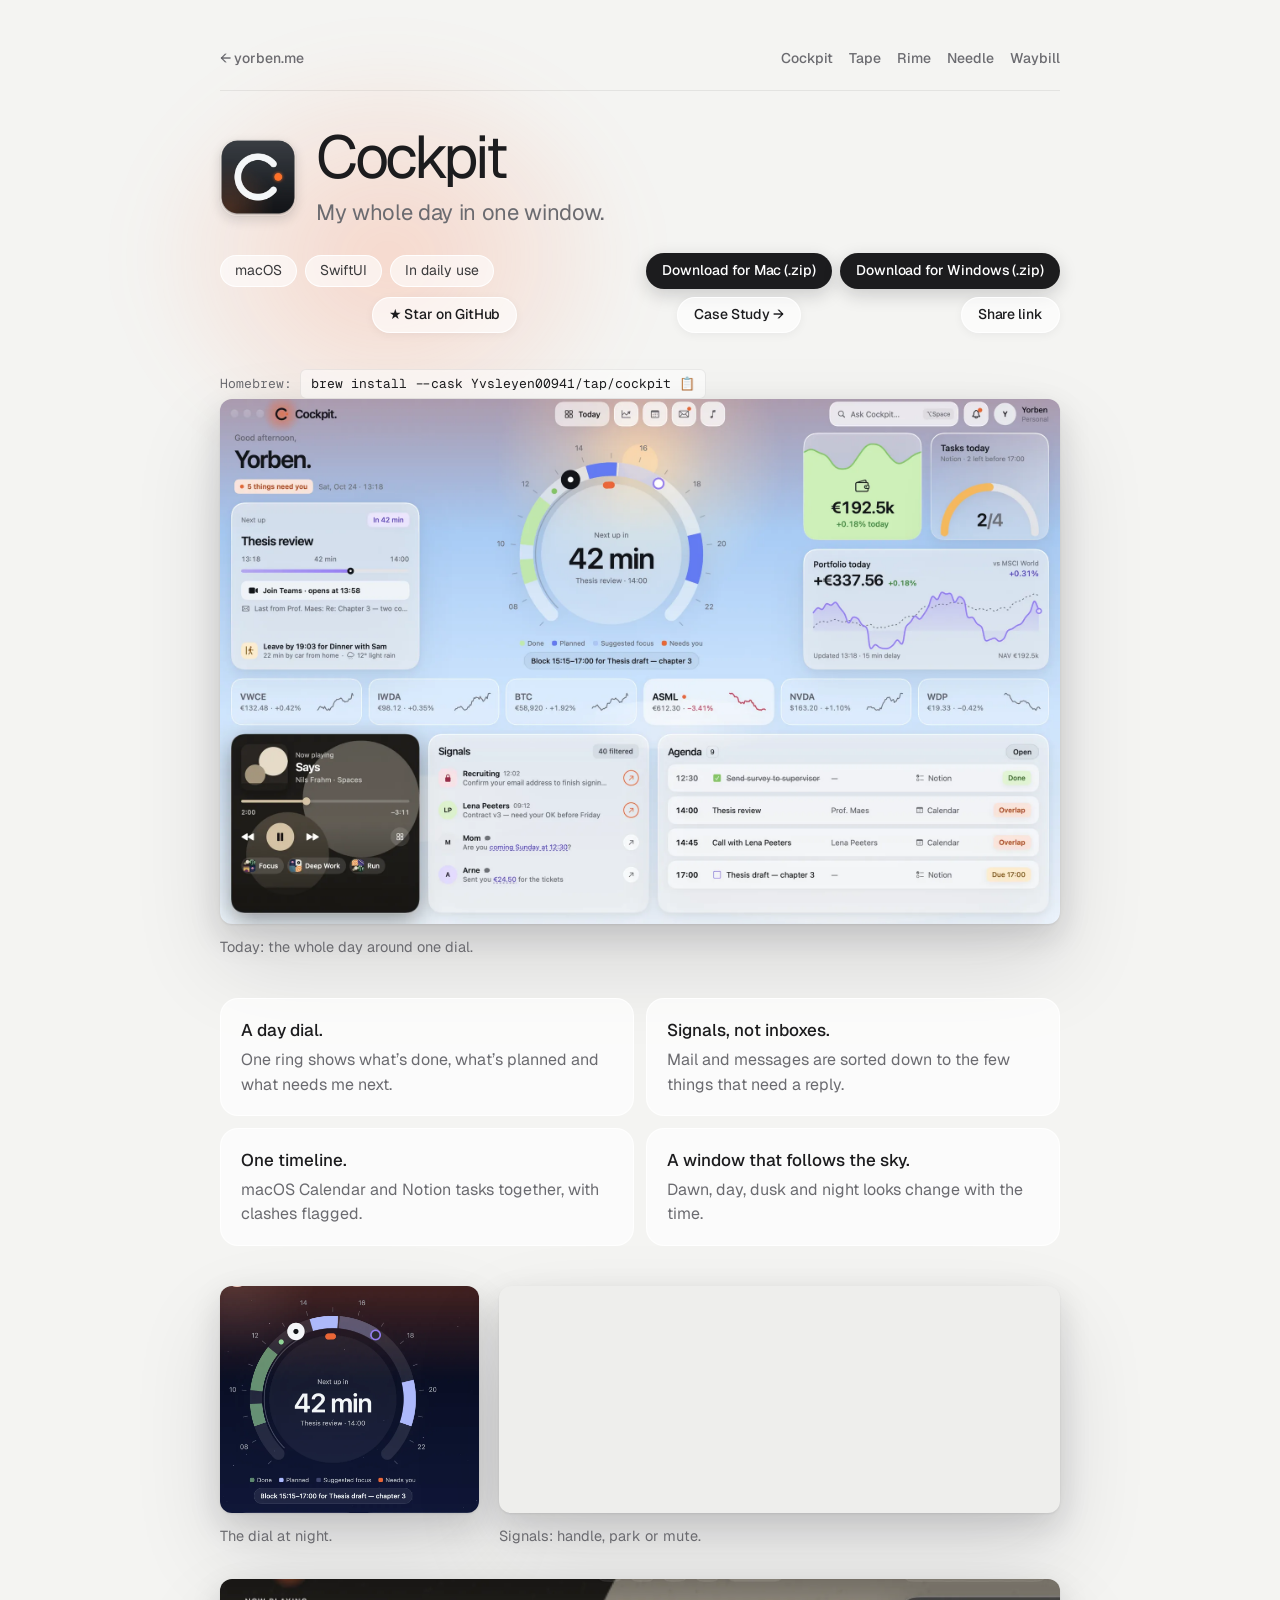
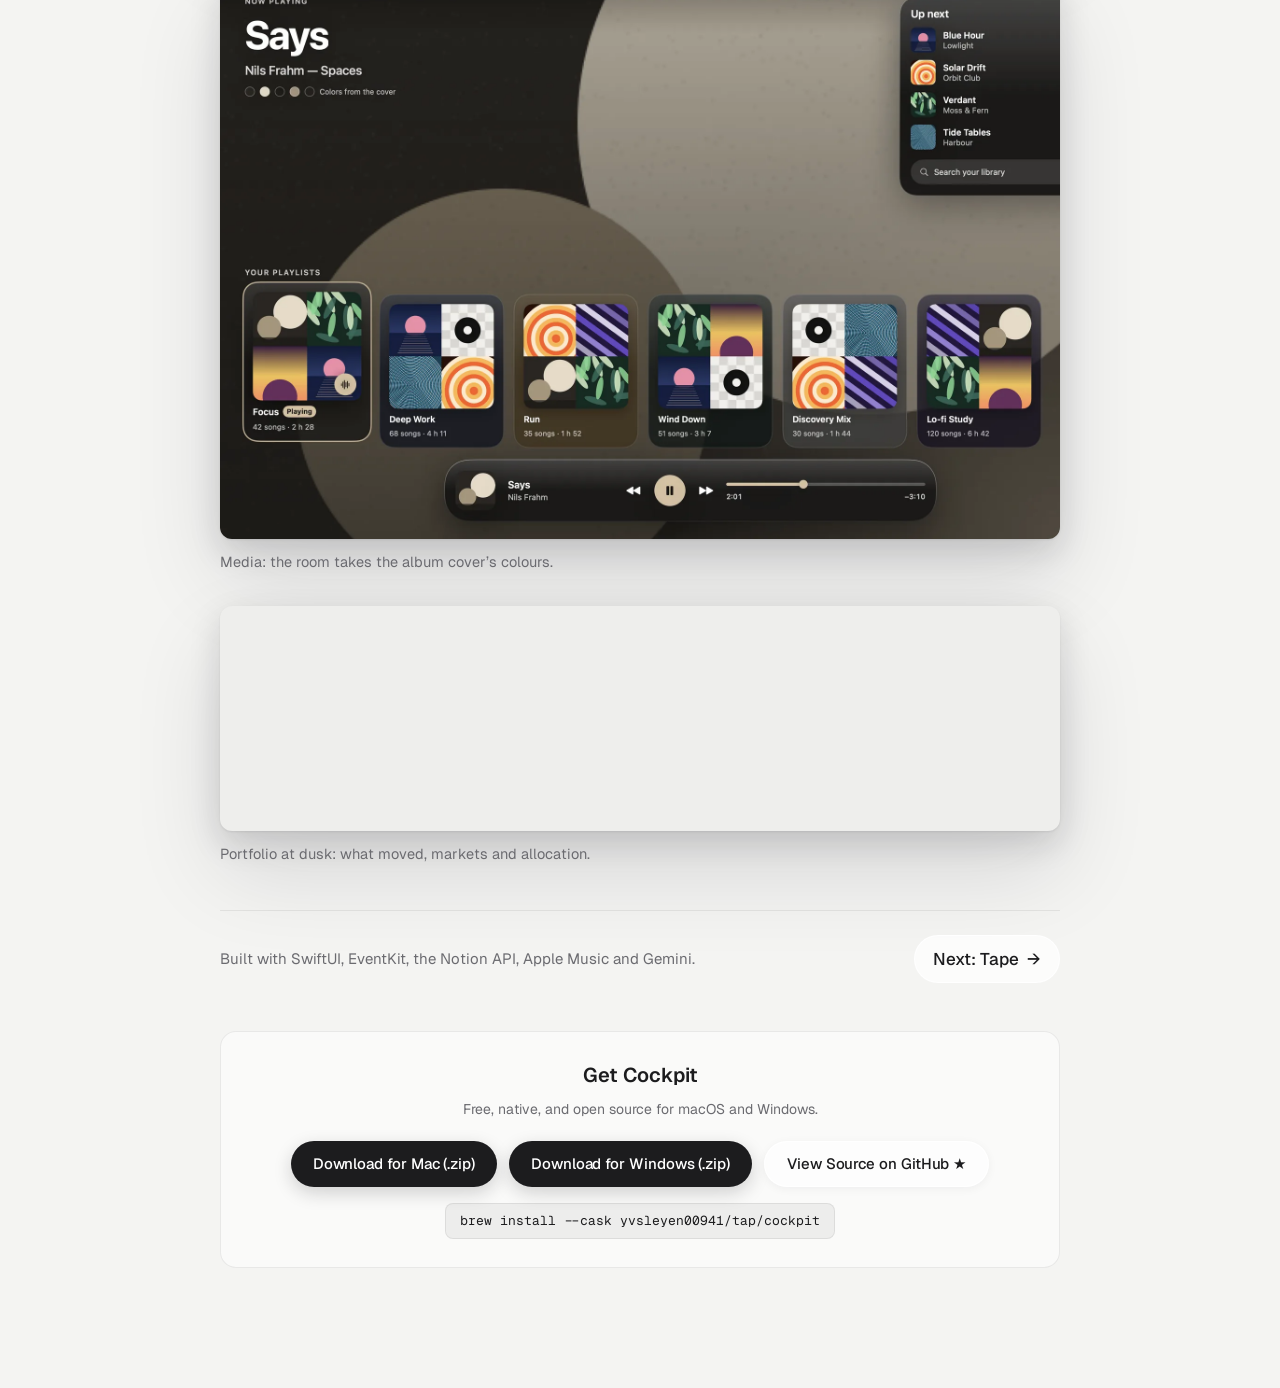
<file: cockpit/index.html>
<!DOCTYPE html>
<html lang="en">
<head>
  <meta charset="UTF-8">
  <meta name="viewport" content="width=device-width, initial-scale=1, viewport-fit=cover">
  <title>Cockpit — Unified macOS &amp; Windows Productivity Heads-Up Display</title>
  <meta name="description" content="Cockpit consolidates your calendar, tasks, music, and triage signals into a unified native productivity HUD for macOS and Windows with a 24-hour day dial.">
  <meta name="author" content="Yorben Vander Sleyen">
  <meta name="robots" content="index, follow, max-image-preview:large">
  <link rel="canonical" href="https://yorben.me/cockpit/">
  <link rel="icon" type="image/svg+xml" href="../favicon.svg">
  <link rel="alternate" type="application/xml" title="Cockpit PAD XML" href="https://yorben.me/cockpit-pad.xml">
  <link rel="alternate" type="text/markdown" title="LLM Context (llms.txt)" href="https://yorben.me/llms.txt">

  <!-- Open Graph -->
  <meta property="og:type" content="website">
  <meta property="og:url" content="https://yorben.me/cockpit/">
  <meta property="og:title" content="Cockpit — Unified macOS &amp; Windows Productivity Heads-Up Display">
  <meta property="og:description" content="Cockpit consolidates your calendar, tasks, music, and triage signals into a unified native productivity HUD for macOS and Windows with a 24-hour day dial.">
  <meta property="og:image" content="https://yorben.me/assets/work/cockpit/today.webp">

  <!-- Twitter -->
  <meta name="twitter:card" content="summary_large_image">
  <meta name="twitter:title" content="Cockpit — Unified macOS &amp; Windows Productivity Heads-Up Display">
  <meta name="twitter:description" content="Cockpit consolidates your calendar, tasks, music, and triage signals into a unified native productivity HUD for macOS and Windows with a 24-hour day dial.">
  <meta name="twitter:image" content="https://yorben.me/assets/work/cockpit/today.webp">

  <!-- Fonts & Styles -->
  <link rel="preconnect" href="https://fonts.googleapis.com">
  <link rel="preconnect" href="https://fonts.gstatic.com" crossorigin>
  <link rel="dns-prefetch" href="https://github.com">
  <link rel="dns-prefetch" href="https://objects.githubusercontent.com">
  <link href="https://fonts.googleapis.com/css2?family=Geist:wght@300;400;500;600&family=Geist+Mono:wght@400;500&display=swap" rel="stylesheet">
  <link rel="stylesheet" href="../style.css">

  <style>
    .app-shell { width: min(840px, 100% - 32px); margin: 0 auto; padding: 36px 0 96px; }
    @media (min-width: 768px) { .app-shell { width: min(840px, 100% - 64px); padding: 48px 0 120px; } }
    .app-nav { display: flex; align-items: center; justify-content: space-between; margin-bottom: 36px; padding-bottom: 20px; border-bottom: 1px solid var(--hairline); font-size: 14px; font-weight: 500; }
    .app-nav a { color: var(--muted); text-decoration: none; transition: color 0.15s; }
    .app-nav a:hover { color: var(--ink); }
    .detail { display: block !important; padding: 0 !important; max-width: 100% !important; }
    .download-card { margin-top: 48px; padding: 28px; border-radius: 16px; border: 1px solid var(--hairline); background: var(--glass); text-align: center; }
    .download-card h3 { font-size: 20px; font-weight: 600; margin-bottom: 8px; color: var(--ink); }
    .download-card p { font-size: 14px; color: var(--muted); margin-bottom: 20px; }
  </style>
  <!-- Schema.org SoftwareApplication -->
  <script type="application/ld+json">
  {
    "@context": "https://schema.org",
    "@graph": [
      {
        "@type": "SoftwareApplication",
        "name": "Cockpit",
        "operatingSystem": "macOS 14.0 or later, Windows 10/11 (x64 and ARM64)",
        "applicationCategory": "ProductivityApplication",
        "offers": {
          "@type": "Offer",
          "price": "0.00",
          "priceCurrency": "USD"
        },
        "downloadUrl": "https://github.com/Yvsleyen00941/Cockpit/releases/download/v1.0.0/Cockpit-macOS-v1.0.0.zip",
        "softwareVersion": "1.0.0",
        "description": "Cockpit consolidates your calendar, tasks, music, and triage signals into a unified native productivity HUD for macOS and Windows with a 24-hour day dial.",
        "author": {
          "@type": "Person",
          "name": "Yorben Vander Sleyen",
          "url": "https://yorben.me"
        }
      },
      {
        "@type": "BreadcrumbList",
        "itemListElement": [
          {
            "@type": "ListItem",
            "position": 1,
            "name": "Home",
            "item": "https://yorben.me/"
          },
          {
            "@type": "ListItem",
            "position": 2,
            "name": "Cockpit",
            "item": "https://yorben.me/cockpit/"
          }
        ]
      }
    ]
  }
  </script>
</head>
<body>
  <div class="app-shell">
    <nav class="app-nav">
      <a href="https://yorben.me">← yorben.me</a>
      <div style="display: flex; gap: 16px;">
        <a href="https://yorben.me/cockpit/">Cockpit</a>
        <a href="https://yorben.me/tape/">Tape</a>
        <a href="https://yorben.me/rime/">Rime</a>
        <a href="https://yorben.me/needle/">Needle</a>
        <a href="https://yorben.me/waybill/">Waybill</a>
      </div>
    </nav>

    <article class="detail c-cockpit" id="detail-cockpit" data-detail="cockpit">
        <header class="detail-head">
          <img class="app-icon lg" src="../assets/icons/cockpit.webp" width="256" height="256" alt="Cockpit app icon">
          <div>
            <h2 class="detail-title">Cockpit</h2>
            <p class="detail-tag">My whole day in one window.</p>
          </div>
        </header>
        <div class="detail-meta">
          <span class="chip">macOS</span><span class="chip">SwiftUI</span><span class="chip">In daily use</span>
          <a class="btn btn-ink btn-sm" href="https://github.com/Yvsleyen00941/Cockpit/releases/download/v1.0.0/Cockpit-macOS-v1.0.0.zip">Download for Mac (.zip)</a>
          <a class="btn btn-ink btn-sm" style="margin-left: 0" href="https://github.com/Yvsleyen00941/Cockpit/releases/download/v1.0.0/Cockpit-Windows-x64-v1.0.0.zip">Download for Windows (.zip)</a>
          <a class="btn btn-glass btn-sm" href="https://github.com/Yvsleyen00941/Cockpit" target="_blank" rel="noopener">★ Star on GitHub</a>
          <a class="btn btn-glass btn-sm" href="../articles/building-cockpit-macos-hud.html">Case Study →</a>
          <button class="btn btn-glass btn-sm" type="button" data-copy="https://yorben.me/#cockpit">Share link</button>
        </div>
        <p style="margin: 12px 0 0; font-size: 13px; font-family: var(--mono); color: var(--muted); display: flex; align-items: center; gap: 8px; flex-wrap: wrap;">
          <span>Homebrew:</span>
          <button type="button" style="cursor: pointer; border: 1px solid var(--hairline); background: var(--glass); padding: 4px 10px; border-radius: 6px; font-family: inherit; font-size: inherit; color: var(--ink);" data-copy="brew install --cask Yvsleyen00941/tap/cockpit">brew install --cask Yvsleyen00941/tap/cockpit 📋</button>
        </p>

        <figure class="shot shot-hero media-mac">
          <img loading="lazy" decoding="async" src="../assets/work/cockpit/today.webp" width="2000" height="1250" alt="Cockpit’s Today screen">
          <figcaption>Today: the whole day around one dial.</figcaption>
        </figure>

        <ul class="facts">
          <li><strong>A day dial.</strong> One ring shows what’s done, what’s planned and what needs me next.</li>
          <li><strong>Signals, not inboxes.</strong> Mail and messages are sorted down to the few things that need a reply.</li>
          <li><strong>One timeline.</strong> macOS Calendar and Notion tasks together, with clashes flagged.</li>
          <li><strong>A window that follows the sky.</strong> Dawn, day, dusk and night looks change with the time.</li>
        </ul>

        <div class="shots">
          <div class="shot-row">
            <figure class="shot media-mac" style="--ar: 1.144"><img loading="lazy" decoding="async" src="../assets/work/cockpit/dial.webp" width="1030" height="900" alt="The day dial at night"><figcaption>The dial at night.</figcaption></figure>
            <figure class="shot media-mac" style="--ar: 2.473"><img loading="lazy" decoding="async" src="../assets/work/cockpit/signals.webp" width="1800" height="728" alt="Signals triage queue"><figcaption>Signals: handle, park or mute.</figcaption></figure>
          </div>
          <div class="shot-row">
            <figure class="shot media-mac" style="--ar: 1.500"><img loading="lazy" decoding="async" src="../assets/work/cockpit/media.webp" width="1800" height="1200" alt="Media screen with playlists"><figcaption>Media: the room takes the album cover’s colours.</figcaption></figure>
          </div>
          <div class="shot-row">
            <figure class="shot media-mac" style="--ar: 3.731"><img loading="lazy" decoding="async" src="../assets/work/cockpit/portfolio.webp" width="2000" height="536" alt="Portfolio overview at dusk"><figcaption>Portfolio at dusk: what moved, markets and allocation.</figcaption></figure>
          </div>
        </div>

        <div class="detail-foot">
          <p class="built">Built with SwiftUI, EventKit, the Notion API, Apple Music and Gemini.</p>
          <a class="next" href="https://yorben.me/tape/">Next: Tape <span aria-hidden="true">→</span></a>
        </div>
      </article>

    <div class="download-card">
      <h3>Get Cockpit</h3>
      <p>Free, native, and open source for macOS and Windows.</p>
      <div style="display: inline-flex; gap: 12px; flex-wrap: wrap; justify-content: center;">
        <a class="btn btn-ink" href="https://github.com/Yvsleyen00941/Cockpit/releases/download/v1.0.0/Cockpit-macOS-v1.0.0.zip">Download for Mac (.zip)</a>
        <a class="btn btn-ink" href="https://github.com/Yvsleyen00941/Cockpit/releases/download/v1.0.0/Cockpit-Windows-x64-v1.0.0.zip">Download for Windows (.zip)</a>
        <a class="btn btn-glass" href="https://github.com/Yvsleyen00941/Cockpit" target="_blank" rel="noopener">View Source on GitHub ★</a>
      </div>
      <div style="margin-top: 16px;">
        <code style="display: inline-block; padding: 7px 14px; background: rgba(0,0,0,0.05); border-radius: 8px; font-family: 'Geist Mono', monospace; font-size: 13px; color: var(--ink); border: 1px solid var(--hairline); cursor: pointer;" title="Click to copy" onclick="navigator.clipboard.writeText('brew install --cask yvsleyen00941/tap/cockpit'); this.innerText = 'Copied to clipboard!'; setTimeout(() => this.innerText = 'brew install --cask yvsleyen00941/tap/cockpit', 2000);">brew install --cask yvsleyen00941/tap/cockpit</code>
      </div>
    </div>
  </div>

  <!-- Cloudflare Web Analytics -->
  <script defer src='https://static.cloudflareinsights.com/beacon.min.js' data-cf-beacon='{"token": "6a0b22985e364760aff75a8e9f5f2784"}'></script>
</body>
</html>
</file>
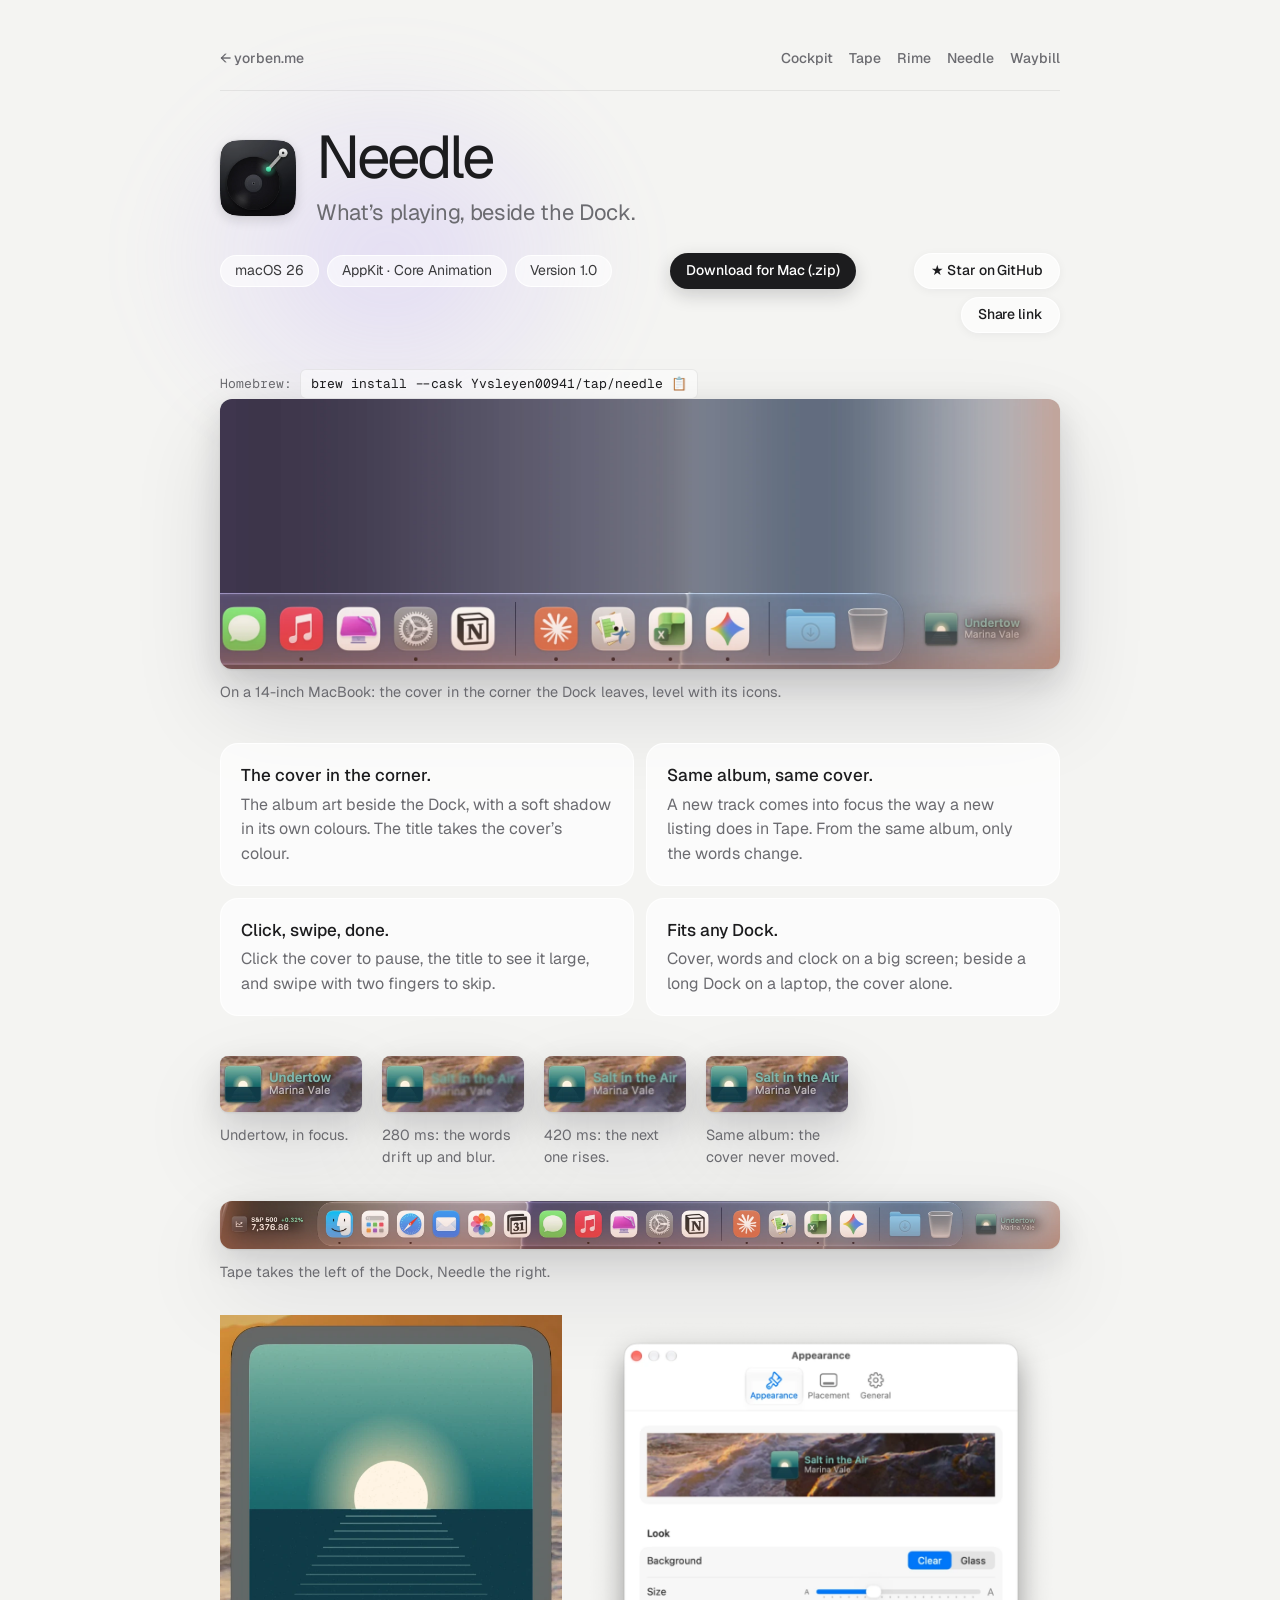
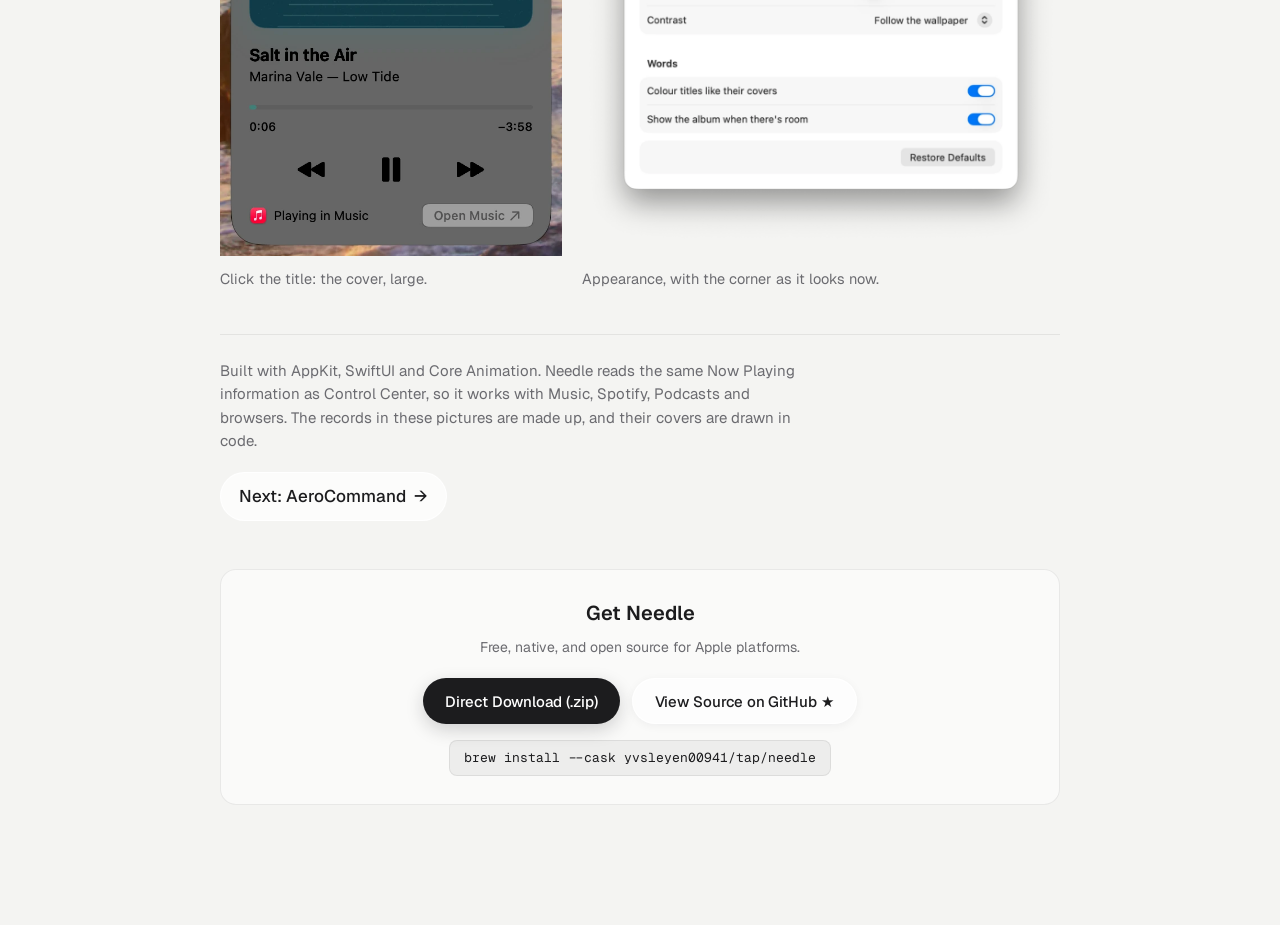
<file: needle/index.html>
<!DOCTYPE html>
<html lang="en">
<head>
  <meta charset="UTF-8">
  <meta name="viewport" content="width=device-width, initial-scale=1, viewport-fit=cover">
  <title>Needle — Album Art & Now Playing Beside The Dock for macOS</title>
  <meta name="description" content="Needle displays the current album cover in the corner beside the macOS Dock with a soft reactive ambient shadow matching the track colors.">
  <meta name="author" content="Yorben Vander Sleyen">
  <meta name="robots" content="index, follow, max-image-preview:large">
  <link rel="canonical" href="https://yorben.me/needle/">
  <link rel="icon" type="image/svg+xml" href="../favicon.svg">
  <link rel="alternate" type="application/xml" title="Needle PAD XML" href="https://yorben.me/needle-pad.xml">
  <link rel="alternate" type="text/markdown" title="LLM Context (llms.txt)" href="https://yorben.me/llms.txt">

  <!-- Open Graph -->
  <meta property="og:type" content="website">
  <meta property="og:url" content="https://yorben.me/needle/">
  <meta property="og:title" content="Needle — Album Art & Now Playing Beside The Dock for macOS">
  <meta property="og:description" content="Needle displays the current album cover in the corner beside the macOS Dock with a soft reactive ambient shadow matching the track colors.">
  <meta property="og:image" content="https://yorben.me/assets/work/needle/corner.webp">

  <!-- Twitter -->
  <meta name="twitter:card" content="summary_large_image">
  <meta name="twitter:title" content="Needle — Album Art & Now Playing Beside The Dock for macOS">
  <meta name="twitter:description" content="Needle displays the current album cover in the corner beside the macOS Dock with a soft reactive ambient shadow matching the track colors.">
  <meta name="twitter:image" content="https://yorben.me/assets/work/needle/corner.webp">

  <!-- Fonts & Styles -->
  <link rel="preconnect" href="https://fonts.googleapis.com">
  <link rel="preconnect" href="https://fonts.gstatic.com" crossorigin>
  <link rel="dns-prefetch" href="https://github.com">
  <link rel="dns-prefetch" href="https://objects.githubusercontent.com">
  <link href="https://fonts.googleapis.com/css2?family=Geist:wght@300;400;500;600&family=Geist+Mono:wght@400;500&display=swap" rel="stylesheet">
  <link rel="stylesheet" href="../style.css">

  <style>
    .app-shell { width: min(840px, 100% - 32px); margin: 0 auto; padding: 36px 0 96px; }
    @media (min-width: 768px) { .app-shell { width: min(840px, 100% - 64px); padding: 48px 0 120px; } }
    .app-nav { display: flex; align-items: center; justify-content: space-between; margin-bottom: 36px; padding-bottom: 20px; border-bottom: 1px solid var(--hairline); font-size: 14px; font-weight: 500; }
    .app-nav a { color: var(--muted); text-decoration: none; transition: color 0.15s; }
    .app-nav a:hover { color: var(--ink); }
    .detail { display: block !important; padding: 0 !important; max-width: 100% !important; }
    .download-card { margin-top: 48px; padding: 28px; border-radius: 16px; border: 1px solid var(--hairline); background: var(--glass); text-align: center; }
    .download-card h3 { font-size: 20px; font-weight: 600; margin-bottom: 8px; color: var(--ink); }
    .download-card p { font-size: 14px; color: var(--muted); margin-bottom: 20px; }
  </style>
  <!-- Schema.org SoftwareApplication -->
  <script type="application/ld+json">
  {
    "@context": "https://schema.org",
    "@graph": [
      {
        "@type": "SoftwareApplication",
        "name": "Needle",
        "operatingSystem": "macOS 14.0 or later",
        "applicationCategory": "MultimediaApplication",
        "offers": {
          "@type": "Offer",
          "price": "0.00",
          "priceCurrency": "USD"
        },
        "downloadUrl": "https://github.com/Yvsleyen00941/Needle/releases/download/v1.0.0/Needle-macOS-v1.0.0.zip",
        "softwareVersion": "1.0.0",
        "description": "Now Playing companion for the macOS Dock displaying active album artwork and media playback controls for Spotify and Apple Music.",
        "author": {
          "@type": "Person",
          "name": "Yorben Vander Sleyen",
          "url": "https://yorben.me"
        }
      },
      {
        "@type": "BreadcrumbList",
        "itemListElement": [
          {
            "@type": "ListItem",
            "position": 1,
            "name": "Home",
            "item": "https://yorben.me/"
          },
          {
            "@type": "ListItem",
            "position": 2,
            "name": "Needle",
            "item": "https://yorben.me/needle/"
          }
        ]
      }
    ]
  }
  </script>
</head>
<body>
  <div class="app-shell">
    <nav class="app-nav">
      <a href="https://yorben.me">← yorben.me</a>
      <div style="display: flex; gap: 16px;">
        <a href="https://yorben.me/cockpit/">Cockpit</a>
        <a href="https://yorben.me/tape/">Tape</a>
        <a href="https://yorben.me/rime/">Rime</a>
        <a href="https://yorben.me/needle/">Needle</a>
        <a href="https://yorben.me/waybill/">Waybill</a>
      </div>
    </nav>

    <article class="detail c-needle" id="detail-needle" data-detail="needle">
        <header class="detail-head">
          <img class="app-icon lg" src="../assets/icons/needle.webp" width="256" height="256" alt="Needle app icon">
          <div>
            <h2 class="detail-title">Needle</h2>
            <p class="detail-tag">What’s playing, beside the Dock.</p>
          </div>
        </header>
        <div class="detail-meta">
          <span class="chip">macOS 26</span><span class="chip">AppKit · Core Animation</span><span class="chip">Version 1.0</span>
          <a class="btn btn-ink btn-sm" href="https://github.com/Yvsleyen00941/Needle/releases/download/v1.0.0/Needle-macOS-v1.0.0.zip">Download for Mac (.zip)</a>
          <a class="btn btn-glass btn-sm" href="https://github.com/Yvsleyen00941/Needle" target="_blank" rel="noopener">★ Star on GitHub</a>
          <button class="btn btn-glass btn-sm" type="button" data-copy="https://yorben.me/#needle">Share link</button>
        </div>
        <p style="margin: 12px 0 0; font-size: 13px; font-family: var(--mono); color: var(--muted); display: flex; align-items: center; gap: 8px; flex-wrap: wrap;">
          <span>Homebrew:</span>
          <button type="button" style="cursor: pointer; border: 1px solid var(--hairline); background: var(--glass); padding: 4px 10px; border-radius: 6px; font-family: inherit; font-size: inherit; color: var(--ink);" data-copy="brew install --cask Yvsleyen00941/tap/needle">brew install --cask Yvsleyen00941/tap/needle 📋</button>
        </p>

        <figure class="shot shot-hero media-mac">
          <img loading="lazy" decoding="async" src="../assets/work/needle/corner.webp" width="1880" height="604" alt="Needle in the corner right of the Dock on a 14-inch MacBook, showing Undertow by Marina Vale">
          <figcaption>On a 14-inch MacBook: the cover in the corner the Dock leaves, level with its icons.</figcaption>
        </figure>

        <ul class="facts">
          <li><strong>The cover in the corner.</strong> The album art beside the Dock, with a soft shadow in its own colours. The title takes the cover’s colour.</li>
          <li><strong>Same album, same cover.</strong> A new track comes into focus the way a new listing does in Tape. From the same album, only the words change.</li>
          <li><strong>Click, swipe, done.</strong> Click the cover to pause, the title to see it large, and swipe with two fingers to skip.</li>
          <li><strong>Fits any Dock.</strong> Cover, words and clock on a big screen; beside a long Dock on a laptop, the cover alone.</li>
        </ul>

        <div class="shots">
          <div class="shot-row actuals">
            <figure class="shot media-mac actual" style="--w: 142px"><img loading="lazy" decoding="async" src="../assets/work/needle/skip-0.webp" width="284" height="112" alt="Undertow by Marina Vale in focus"><figcaption>Undertow, in focus.</figcaption></figure>
            <figure class="shot media-mac actual" style="--w: 142px"><img loading="lazy" decoding="async" src="../assets/work/needle/skip-1.webp" width="284" height="112" alt="The title drifting up and blurring away while the cover stays sharp"><figcaption>280 ms: the words drift up and blur.</figcaption></figure>
            <figure class="shot media-mac actual" style="--w: 142px"><img loading="lazy" decoding="async" src="../assets/work/needle/skip-2.webp" width="284" height="112" alt="The next title rising out of the blur"><figcaption>420 ms: the next one rises.</figcaption></figure>
            <figure class="shot media-mac actual" style="--w: 142px"><img loading="lazy" decoding="async" src="../assets/work/needle/skip-3.webp" width="284" height="112" alt="Salt in the Air in focus, under the same cover"><figcaption>Same album: the cover never moved.</figcaption></figure>
          </div>
          <figure class="shot media-mac">
            <img loading="lazy" decoding="async" src="../assets/work/needle/both.webp" width="3024" height="173" alt="Tape left of the Dock and Needle right of it on a MacBook">
            <figcaption>Tape takes the left of the Dock, Needle the right.</figcaption>
          </figure>
          <div class="shot-row">
            <figure class="shot media-window" style="--ar: 0.633"><img loading="lazy" decoding="async" src="../assets/work/needle/card.webp" width="608" height="960" alt="The cover card: the cover large, the track, a scrubber and play controls"><figcaption>Click the title: the cover, large.</figcaption></figure>
            <figure class="shot media-window" style="--ar: 0.884"><img loading="lazy" decoding="async" src="../assets/work/needle/settings.webp" width="1040" height="1176" alt="Appearance settings with a live preview of the corner"><figcaption>Appearance, with the corner as it looks now.</figcaption></figure>
          </div>
        </div>

        <div class="detail-foot">
          <p class="built">Built with AppKit, SwiftUI and Core Animation. Needle reads the same Now Playing information as Control Center, so it works with Music, Spotify, Podcasts and browsers. The records in these pictures are made up, and their covers are drawn in code.</p>
          <a class="next" href="#aerocommand">Next: AeroCommand <span aria-hidden="true">→</span></a>
        </div>
      </article>

    <div class="download-card">
      <h3>Get Needle</h3>
      <p>Free, native, and open source for Apple platforms.</p>
      <div style="display: inline-flex; gap: 12px; flex-wrap: wrap; justify-content: center;">
        <a class="btn btn-ink" href="https://github.com/Yvsleyen00941/Needle/releases/download/v1.0.0/Needle-macOS-v1.0.0.zip">Direct Download (.zip)</a>
        <a class="btn btn-glass" href="https://github.com/Yvsleyen00941/Needle" target="_blank" rel="noopener">View Source on GitHub ★</a>
      </div>
      <div style="margin-top: 16px;">
        <code style="display: inline-block; padding: 7px 14px; background: rgba(0,0,0,0.05); border-radius: 8px; font-family: 'Geist Mono', monospace; font-size: 13px; color: var(--ink); border: 1px solid var(--hairline); cursor: pointer;" title="Click to copy" onclick="navigator.clipboard.writeText('brew install --cask yvsleyen00941/tap/needle'); this.innerText = 'Copied to clipboard!'; setTimeout(() => this.innerText = 'brew install --cask yvsleyen00941/tap/needle', 2000);">brew install --cask yvsleyen00941/tap/needle</code>
      </div>
    </div>
  </div>

  <!-- Cloudflare Web Analytics -->
  <script defer src='https://static.cloudflareinsights.com/beacon.min.js' data-cf-beacon='{"token": "6a0b22985e364760aff75a8e9f5f2784"}'></script>
</body>
</html>
</file>
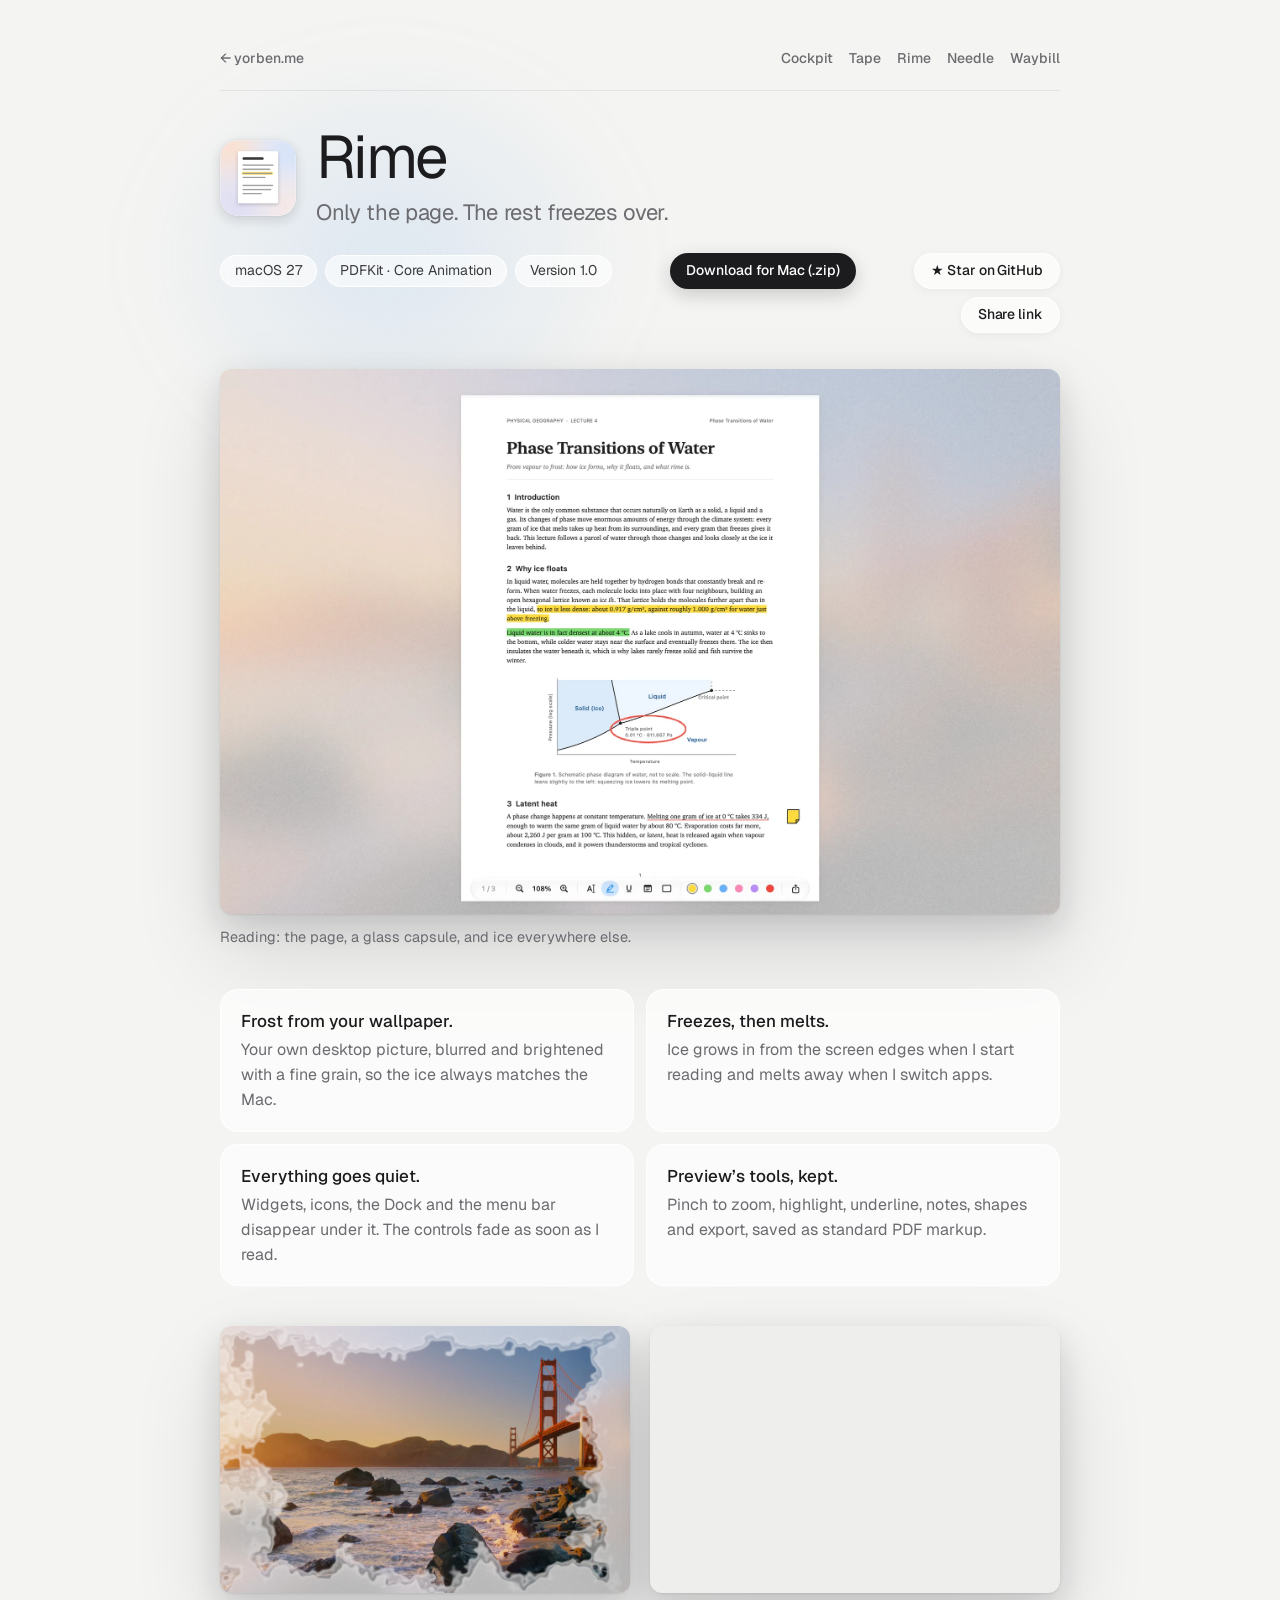
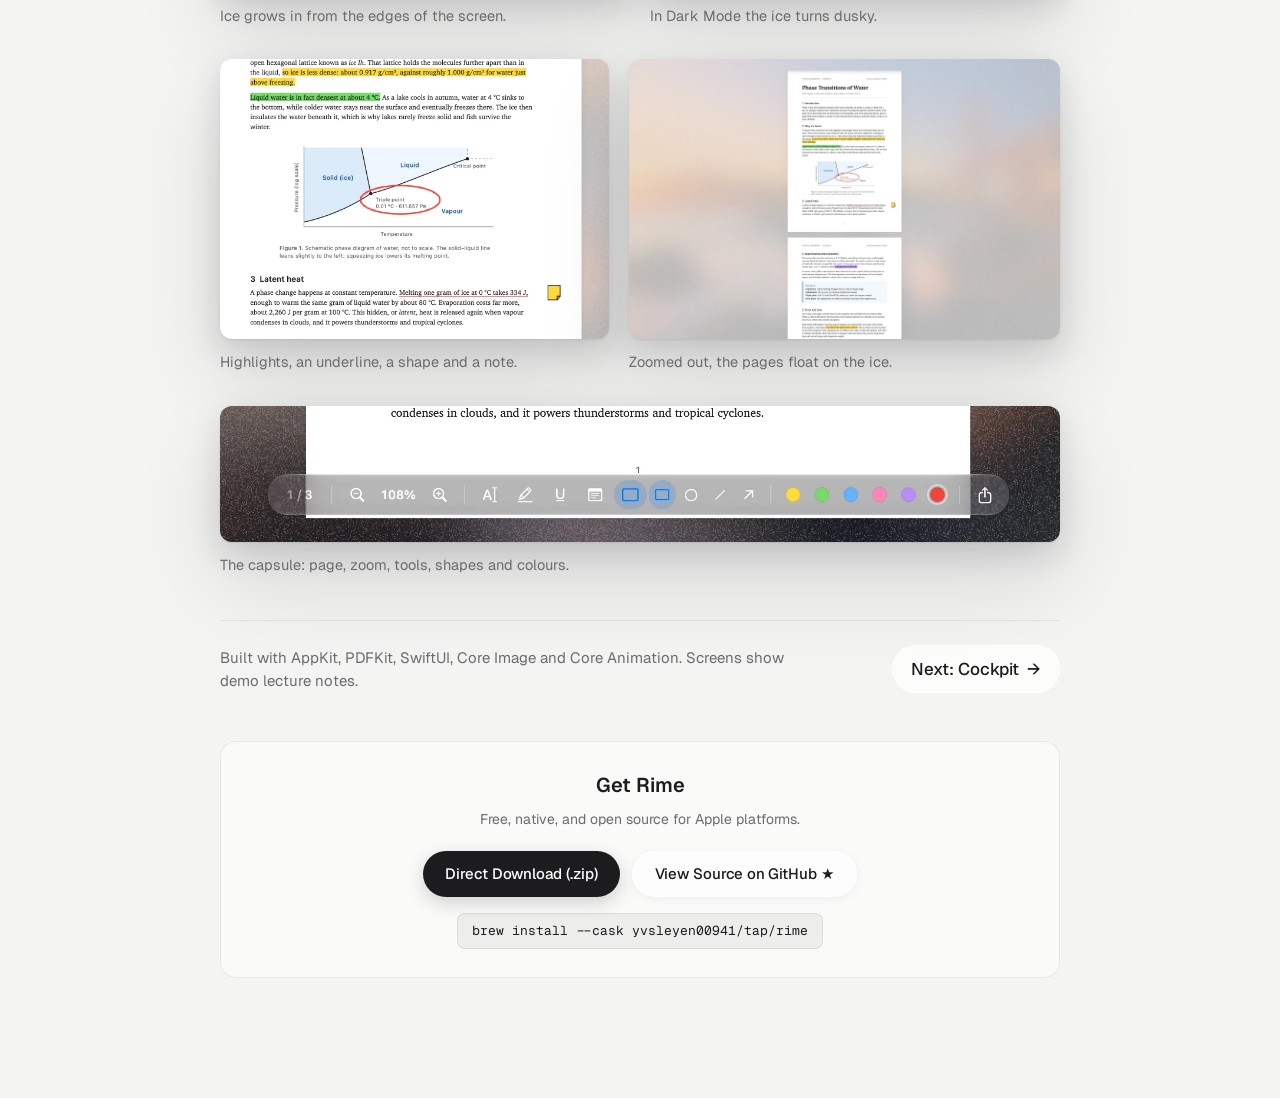
<file: rime/index.html>
<!DOCTYPE html>
<html lang="en">
<head>
  <meta charset="UTF-8">
  <meta name="viewport" content="width=device-width, initial-scale=1, viewport-fit=cover">
  <title>Rime — Distraction-Free Frosted Ice PDF Reader for macOS</title>
  <meta name="description" content="Rime freezes everything outside the page into frosted ice for distraction-free reading, markup, and deep focus on macOS.">
  <meta name="author" content="Yorben Vander Sleyen">
  <meta name="robots" content="index, follow, max-image-preview:large">
  <link rel="canonical" href="https://yorben.me/rime/">
  <link rel="icon" type="image/svg+xml" href="../favicon.svg">
  <link rel="alternate" type="application/xml" title="Rime PAD XML" href="https://yorben.me/rime-pad.xml">
  <link rel="alternate" type="text/markdown" title="LLM Context (llms.txt)" href="https://yorben.me/llms.txt">

  <!-- Open Graph -->
  <meta property="og:type" content="website">
  <meta property="og:url" content="https://yorben.me/rime/">
  <meta property="og:title" content="Rime — Distraction-Free Frosted Ice PDF Reader for macOS">
  <meta property="og:description" content="Rime freezes everything outside the page into frosted ice for distraction-free reading, markup, and deep focus on macOS.">
  <meta property="og:image" content="https://yorben.me/assets/work/rime/reading.webp">

  <!-- Twitter -->
  <meta name="twitter:card" content="summary_large_image">
  <meta name="twitter:title" content="Rime — Distraction-Free Frosted Ice PDF Reader for macOS">
  <meta name="twitter:description" content="Rime freezes everything outside the page into frosted ice for distraction-free reading, markup, and deep focus on macOS.">
  <meta name="twitter:image" content="https://yorben.me/assets/work/rime/reading.webp">

  <!-- Fonts & Styles -->
  <link rel="preconnect" href="https://fonts.googleapis.com">
  <link rel="preconnect" href="https://fonts.gstatic.com" crossorigin>
  <link rel="dns-prefetch" href="https://github.com">
  <link rel="dns-prefetch" href="https://objects.githubusercontent.com">
  <link href="https://fonts.googleapis.com/css2?family=Geist:wght@300;400;500;600&family=Geist+Mono:wght@400;500&display=swap" rel="stylesheet">
  <link rel="stylesheet" href="../style.css">

  <style>
    .app-shell { width: min(840px, 100% - 32px); margin: 0 auto; padding: 36px 0 96px; }
    @media (min-width: 768px) { .app-shell { width: min(840px, 100% - 64px); padding: 48px 0 120px; } }
    .app-nav { display: flex; align-items: center; justify-content: space-between; margin-bottom: 36px; padding-bottom: 20px; border-bottom: 1px solid var(--hairline); font-size: 14px; font-weight: 500; }
    .app-nav a { color: var(--muted); text-decoration: none; transition: color 0.15s; }
    .app-nav a:hover { color: var(--ink); }
    .detail { display: block !important; padding: 0 !important; max-width: 100% !important; }
    .download-card { margin-top: 48px; padding: 28px; border-radius: 16px; border: 1px solid var(--hairline); background: var(--glass); text-align: center; }
    .download-card h3 { font-size: 20px; font-weight: 600; margin-bottom: 8px; color: var(--ink); }
    .download-card p { font-size: 14px; color: var(--muted); margin-bottom: 20px; }
  </style>
  <!-- Schema.org SoftwareApplication -->
  <script type="application/ld+json">
  {
    "@context": "https://schema.org",
    "@graph": [
      {
        "@type": "SoftwareApplication",
        "name": "Rime",
        "operatingSystem": "macOS 14.0 or later",
        "applicationCategory": "UtilitiesApplication",
        "offers": {
          "@type": "Offer",
          "price": "0.00",
          "priceCurrency": "USD"
        },
        "downloadUrl": "https://github.com/Yvsleyen00941/Rime/releases/download/v1.0.0/Rime-macOS-v1.0.0.zip",
        "softwareVersion": "1.0.0",
        "description": "Distraction-free native macOS PDF reader and study companion with margin notes and frosted focus mode.",
        "author": {
          "@type": "Person",
          "name": "Yorben Vander Sleyen",
          "url": "https://yorben.me"
        }
      },
      {
        "@type": "BreadcrumbList",
        "itemListElement": [
          {
            "@type": "ListItem",
            "position": 1,
            "name": "Home",
            "item": "https://yorben.me/"
          },
          {
            "@type": "ListItem",
            "position": 2,
            "name": "Rime",
            "item": "https://yorben.me/rime/"
          }
        ]
      }
    ]
  }
  </script>
</head>
<body>
  <div class="app-shell">
    <nav class="app-nav">
      <a href="https://yorben.me">← yorben.me</a>
      <div style="display: flex; gap: 16px;">
        <a href="https://yorben.me/cockpit/">Cockpit</a>
        <a href="https://yorben.me/tape/">Tape</a>
        <a href="https://yorben.me/rime/">Rime</a>
        <a href="https://yorben.me/needle/">Needle</a>
        <a href="https://yorben.me/waybill/">Waybill</a>
      </div>
    </nav>

    <article class="detail c-rime" id="detail-rime" data-detail="rime">
        <header class="detail-head">
          <img class="app-icon lg" src="../assets/icons/rime.webp" width="256" height="256" alt="Rime app icon">
          <div>
            <h2 class="detail-title">Rime</h2>
            <p class="detail-tag">Only the page. The rest freezes over.</p>
          </div>
        </header>
        <div class="detail-meta">
          <span class="chip">macOS 27</span><span class="chip">PDFKit · Core Animation</span><span class="chip">Version 1.0</span>
          <a class="btn btn-ink btn-sm" href="https://github.com/Yvsleyen00941/Rime/releases/download/v1.0.0/Rime-macOS-v1.0.0.zip">Download for Mac (.zip)</a>
          <a class="btn btn-glass btn-sm" href="https://github.com/Yvsleyen00941/Rime" target="_blank" rel="noopener">★ Star on GitHub</a>
          <button class="btn btn-glass btn-sm" type="button" data-copy="https://yorben.me/#rime">Share link</button>
        </div>

        <figure class="shot shot-hero media-mac">
          <img loading="lazy" decoding="async" src="../assets/work/rime/reading.webp" width="2000" height="1299" alt="A page of lecture notes on frosted ice, with Rime’s glass controls below it">
          <figcaption>Reading: the page, a glass capsule, and ice everywhere else.</figcaption>
        </figure>

        <ul class="facts">
          <li><strong>Frost from your wallpaper.</strong> Your own desktop picture, blurred and brightened with a fine grain, so the ice always matches the Mac.</li>
          <li><strong>Freezes, then melts.</strong> Ice grows in from the screen edges when I start reading and melts away when I switch apps.</li>
          <li><strong>Everything goes quiet.</strong> Widgets, icons, the Dock and the menu bar disappear under it. The controls fade as soon as I read.</li>
          <li><strong>Preview’s tools, kept.</strong> Pinch to zoom, highlight, underline, notes, shapes and export, saved as standard PDF markup.</li>
        </ul>

        <div class="shots">
          <div class="shot-row">
            <figure class="shot media-mac" style="--ar: 1.540"><img loading="lazy" decoding="async" src="../assets/work/rime/freezing.webp" width="1800" height="1169" alt="Frost growing in from the screen edges over the wallpaper"><figcaption>Ice grows in from the edges of the screen.</figcaption></figure>
            <figure class="shot media-mac" style="--ar: 1.540"><img loading="lazy" decoding="async" src="../assets/work/rime/dark.webp" width="1800" height="1169" alt="Rime in Dark Mode"><figcaption>In Dark Mode the ice turns dusky.</figcaption></figure>
          </div>
          <div class="shot-row">
            <figure class="shot media-mac" style="--ar: 1.389"><img loading="lazy" decoding="async" src="../assets/work/rime/markup.webp" width="1320" height="950" alt="Highlights, an underline, a circled triple point and a note on the page"><figcaption>Highlights, an underline, a shape and a note.</figcaption></figure>
            <figure class="shot media-mac" style="--ar: 1.540"><img loading="lazy" decoding="async" src="../assets/work/rime/pages.webp" width="1800" height="1169" alt="Two pages floating on the frost, zoomed out"><figcaption>Zoomed out, the pages float on the ice.</figcaption></figure>
          </div>
          <div class="shot-row">
            <figure class="shot media-mac" style="--ar: 6.174"><img loading="lazy" decoding="async" src="../assets/work/rime/controls.webp" width="1630" height="264" alt="The control capsule with shapes and colours"><figcaption>The capsule: page, zoom, tools, shapes and colours.</figcaption></figure>
          </div>
        </div>

        <div class="detail-foot">
          <p class="built">Built with AppKit, PDFKit, SwiftUI, Core Image and Core Animation. Screens show demo lecture notes.</p>
          <a class="next" href="#cockpit">Next: Cockpit <span aria-hidden="true">→</span></a>
        </div>
      </article>

    <div class="download-card">
      <h3>Get Rime</h3>
      <p>Free, native, and open source for Apple platforms.</p>
      <div style="display: inline-flex; gap: 12px; flex-wrap: wrap; justify-content: center;">
        <a class="btn btn-ink" href="https://github.com/Yvsleyen00941/Rime/releases/download/v1.0.0/Rime-macOS-v1.0.0.zip">Direct Download (.zip)</a>
        <a class="btn btn-glass" href="https://github.com/Yvsleyen00941/Rime" target="_blank" rel="noopener">View Source on GitHub ★</a>
      </div>
      <div style="margin-top: 16px;">
        <code style="display: inline-block; padding: 7px 14px; background: rgba(0,0,0,0.05); border-radius: 8px; font-family: 'Geist Mono', monospace; font-size: 13px; color: var(--ink); border: 1px solid var(--hairline); cursor: pointer;" title="Click to copy" onclick="navigator.clipboard.writeText('brew install --cask yvsleyen00941/tap/rime'); this.innerText = 'Copied to clipboard!'; setTimeout(() => this.innerText = 'brew install --cask yvsleyen00941/tap/rime', 2000);">brew install --cask yvsleyen00941/tap/rime</code>
      </div>
    </div>
  </div>

  <!-- Cloudflare Web Analytics -->
  <script defer src='https://static.cloudflareinsights.com/beacon.min.js' data-cf-beacon='{"token": "6a0b22985e364760aff75a8e9f5f2784"}'></script>
</body>
</html>
</file>
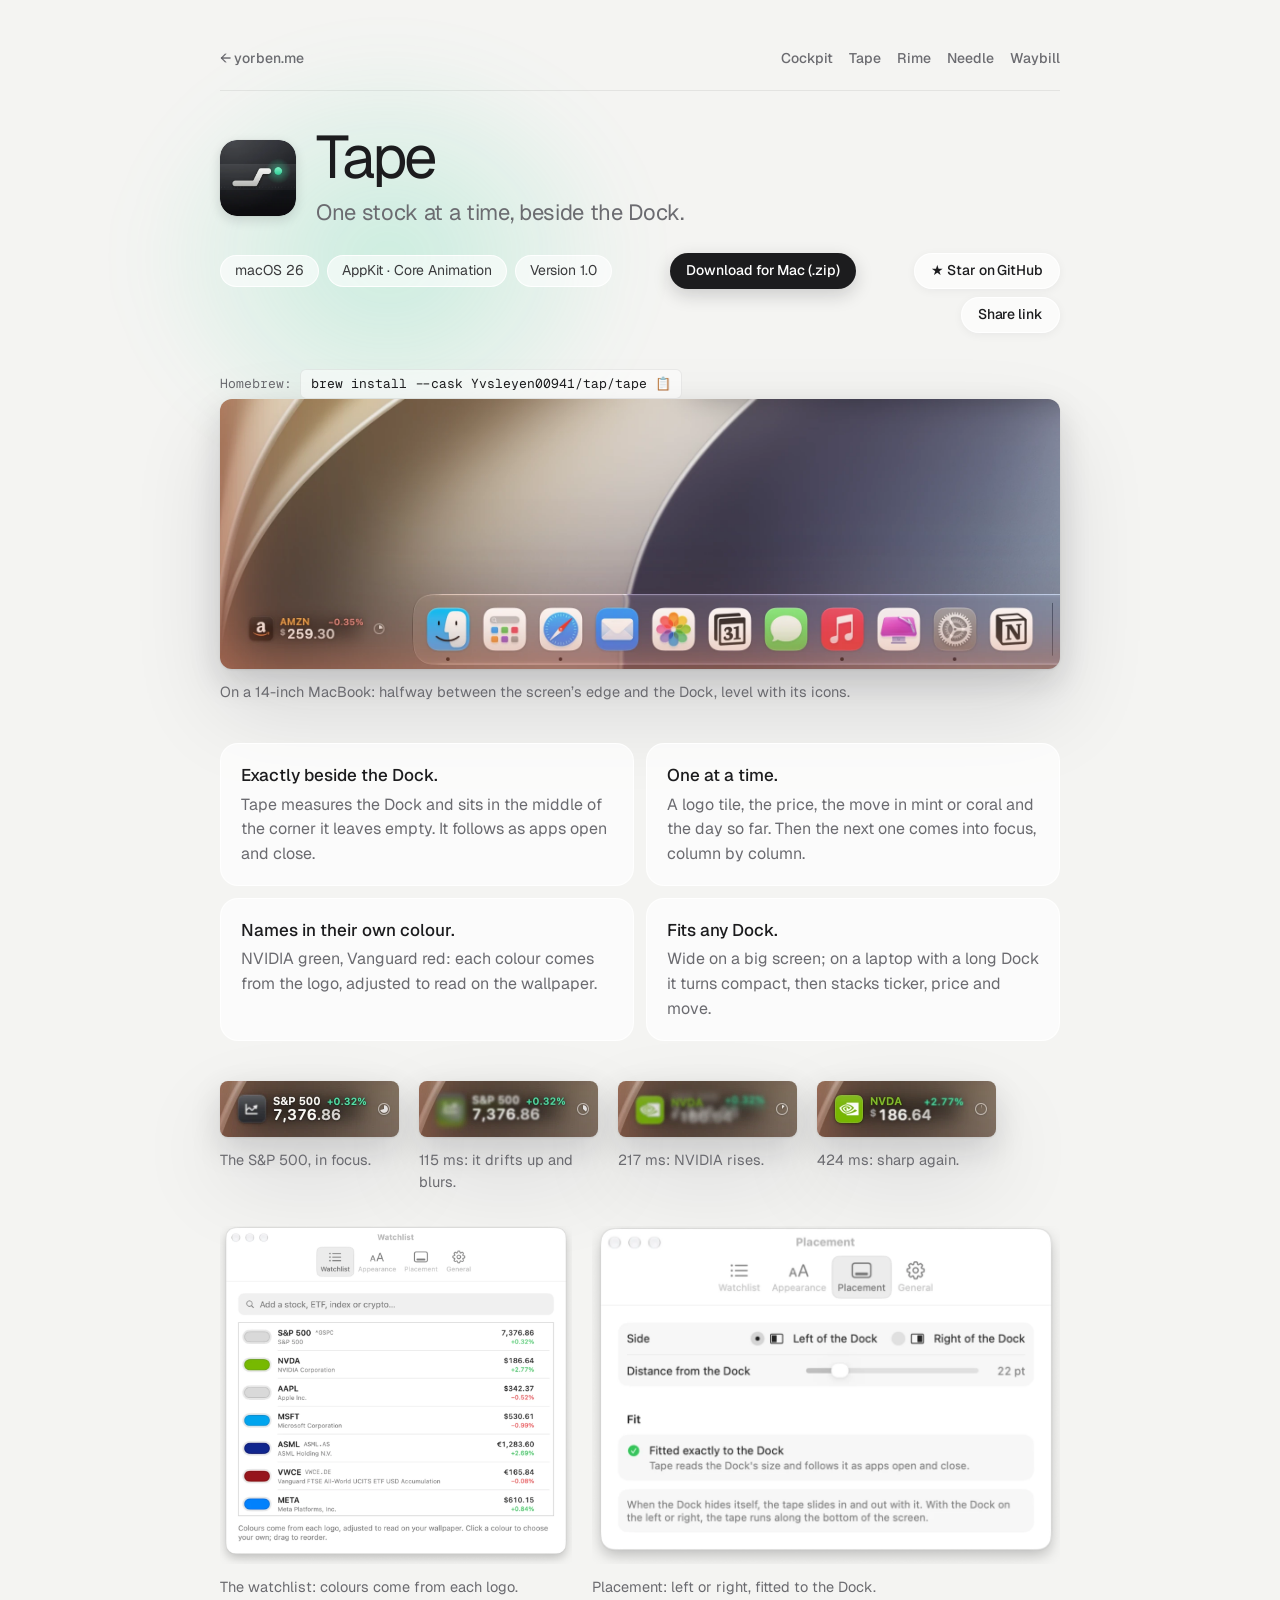
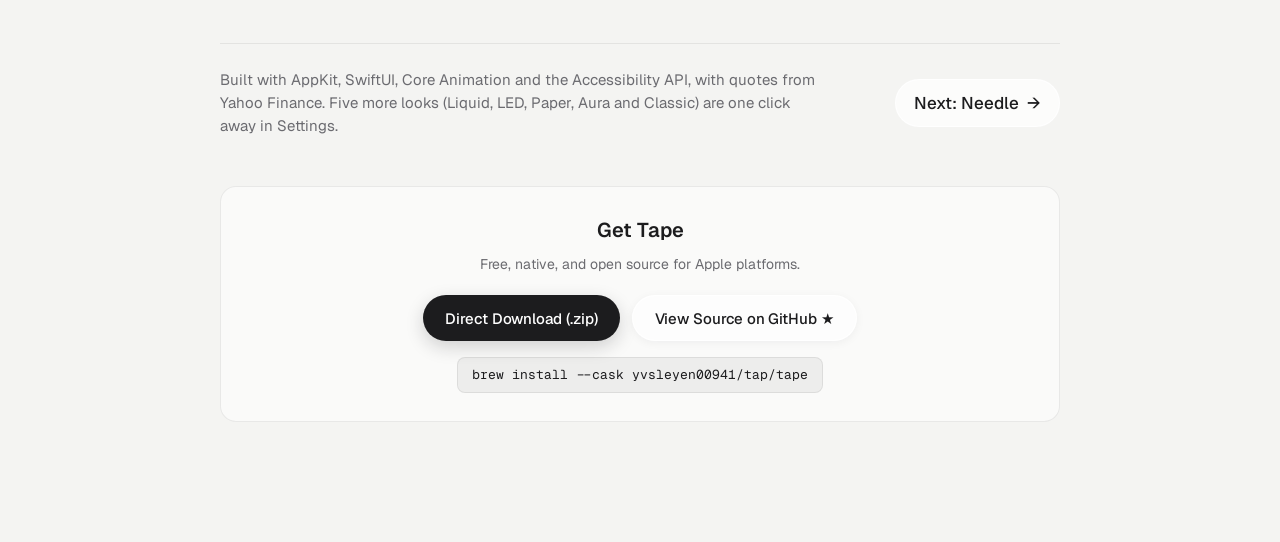
<file: tape/index.html>
<!DOCTYPE html>
<html lang="en">
<head>
  <meta charset="UTF-8">
  <meta name="viewport" content="width=device-width, initial-scale=1, viewport-fit=cover">
  <title>Tape — Minimalist macOS Stock Ticker Beside The Dock</title>
  <meta name="description" content="Tape measures the Dock and sits in the empty corner space it leaves behind, showing real-time stock and crypto tickers column by column in their brand colors.">
  <meta name="author" content="Yorben Vander Sleyen">
  <meta name="robots" content="index, follow, max-image-preview:large">
  <link rel="canonical" href="https://yorben.me/tape/">
  <link rel="icon" type="image/svg+xml" href="../favicon.svg">
  <link rel="alternate" type="application/xml" title="Tape PAD XML" href="https://yorben.me/tape-pad.xml">
  <link rel="alternate" type="text/markdown" title="LLM Context (llms.txt)" href="https://yorben.me/llms.txt">

  <!-- Open Graph -->
  <meta property="og:type" content="website">
  <meta property="og:url" content="https://yorben.me/tape/">
  <meta property="og:title" content="Tape — Minimalist macOS Stock Ticker Beside The Dock">
  <meta property="og:description" content="Tape measures the Dock and sits in the empty corner space it leaves behind, showing real-time stock and crypto tickers column by column in their brand colors.">
  <meta property="og:image" content="https://yorben.me/assets/work/tape/corner.webp">

  <!-- Twitter -->
  <meta name="twitter:card" content="summary_large_image">
  <meta name="twitter:title" content="Tape — Minimalist macOS Stock Ticker Beside The Dock">
  <meta name="twitter:description" content="Tape measures the Dock and sits in the empty corner space it leaves behind, showing real-time stock and crypto tickers column by column in their brand colors.">
  <meta name="twitter:image" content="https://yorben.me/assets/work/tape/corner.webp">

  <!-- Fonts & Styles -->
  <link rel="preconnect" href="https://fonts.googleapis.com">
  <link rel="preconnect" href="https://fonts.gstatic.com" crossorigin>
  <link rel="dns-prefetch" href="https://github.com">
  <link rel="dns-prefetch" href="https://objects.githubusercontent.com">
  <link href="https://fonts.googleapis.com/css2?family=Geist:wght@300;400;500;600&family=Geist+Mono:wght@400;500&display=swap" rel="stylesheet">
  <link rel="stylesheet" href="../style.css">

  <style>
    .app-shell { width: min(840px, 100% - 32px); margin: 0 auto; padding: 36px 0 96px; }
    @media (min-width: 768px) { .app-shell { width: min(840px, 100% - 64px); padding: 48px 0 120px; } }
    .app-nav { display: flex; align-items: center; justify-content: space-between; margin-bottom: 36px; padding-bottom: 20px; border-bottom: 1px solid var(--hairline); font-size: 14px; font-weight: 500; }
    .app-nav a { color: var(--muted); text-decoration: none; transition: color 0.15s; }
    .app-nav a:hover { color: var(--ink); }
    .detail { display: block !important; padding: 0 !important; max-width: 100% !important; }
    .download-card { margin-top: 48px; padding: 28px; border-radius: 16px; border: 1px solid var(--hairline); background: var(--glass); text-align: center; }
    .download-card h3 { font-size: 20px; font-weight: 600; margin-bottom: 8px; color: var(--ink); }
    .download-card p { font-size: 14px; color: var(--muted); margin-bottom: 20px; }
  </style>
  <!-- Schema.org SoftwareApplication -->
  <script type="application/ld+json">
  {
    "@context": "https://schema.org",
    "@graph": [
      {
        "@type": "SoftwareApplication",
        "name": "Tape",
        "operatingSystem": "macOS 14.0 or later",
        "applicationCategory": "FinanceApplication",
        "offers": {
          "@type": "Offer",
          "price": "0.00",
          "priceCurrency": "USD"
        },
        "downloadUrl": "https://github.com/Yvsleyen00941/Tape/releases/download/v1.0.0/Tape-macOS-v1.0.0.zip",
        "softwareVersion": "1.0.0",
        "description": "Native macOS menu bar ticker for real-time stock and cryptocurrency tracking with compact sparkline charts.",
        "author": {
          "@type": "Person",
          "name": "Yorben Vander Sleyen",
          "url": "https://yorben.me"
        }
      },
      {
        "@type": "BreadcrumbList",
        "itemListElement": [
          {
            "@type": "ListItem",
            "position": 1,
            "name": "Home",
            "item": "https://yorben.me/"
          },
          {
            "@type": "ListItem",
            "position": 2,
            "name": "Tape",
            "item": "https://yorben.me/tape/"
          }
        ]
      }
    ]
  }
  </script>
</head>
<body>
  <div class="app-shell">
    <nav class="app-nav">
      <a href="https://yorben.me">← yorben.me</a>
      <div style="display: flex; gap: 16px;">
        <a href="https://yorben.me/cockpit/">Cockpit</a>
        <a href="https://yorben.me/tape/">Tape</a>
        <a href="https://yorben.me/rime/">Rime</a>
        <a href="https://yorben.me/needle/">Needle</a>
        <a href="https://yorben.me/waybill/">Waybill</a>
      </div>
    </nav>

    <article class="detail c-tape" id="detail-tape" data-detail="tape">
        <header class="detail-head">
          <img class="app-icon lg" src="../assets/icons/tape.webp" width="256" height="256" alt="Tape app icon">
          <div>
            <h2 class="detail-title">Tape</h2>
            <p class="detail-tag">One stock at a time, beside the Dock.</p>
          </div>
        </header>
        <div class="detail-meta">
          <span class="chip">macOS 26</span><span class="chip">AppKit · Core Animation</span><span class="chip">Version 1.0</span>
          <a class="btn btn-ink btn-sm" href="https://github.com/Yvsleyen00941/Tape/releases/download/v1.0.0/Tape-macOS-v1.0.0.zip">Download for Mac (.zip)</a>
          <a class="btn btn-glass btn-sm" href="https://github.com/Yvsleyen00941/Tape" target="_blank" rel="noopener">★ Star on GitHub</a>
          <button class="btn btn-glass btn-sm" type="button" data-copy="https://yorben.me/#tape">Share link</button>
        </div>
        <p style="margin: 12px 0 0; font-size: 13px; font-family: var(--mono); color: var(--muted); display: flex; align-items: center; gap: 8px; flex-wrap: wrap;">
          <span>Homebrew:</span>
          <button type="button" style="cursor: pointer; border: 1px solid var(--hairline); background: var(--glass); padding: 4px 10px; border-radius: 6px; font-family: inherit; font-size: inherit; color: var(--ink);" data-copy="brew install --cask Yvsleyen00941/tap/tape">brew install --cask Yvsleyen00941/tap/tape 📋</button>
        </p>

        <figure class="shot shot-hero media-mac">
          <img loading="lazy" decoding="async" src="../assets/work/tape/corner.webp" width="1880" height="604" alt="Tape in the corner beside the Dock on a 14-inch MacBook, showing Amazon at $259.30, down 0.35%">
          <figcaption>On a 14-inch MacBook: halfway between the screen’s edge and the Dock, level with its icons.</figcaption>
        </figure>

        <ul class="facts">
          <li><strong>Exactly beside the Dock.</strong> Tape measures the Dock and sits in the middle of the corner it leaves empty. It follows as apps open and close.</li>
          <li><strong>One at a time.</strong> A logo tile, the price, the move in mint or coral and the day so far. Then the next one comes into focus, column by column.</li>
          <li><strong>Names in their own colour.</strong> NVIDIA green, Vanguard red: each colour comes from the logo, adjusted to read on the wallpaper.</li>
          <li><strong>Fits any Dock.</strong> Wide on a big screen; on a laptop with a long Dock it turns compact, then stacks ticker, price and move.</li>
        </ul>

        <div class="shots">
          <div class="shot-row actuals">
            <figure class="shot media-mac actual" style="--w: 179px"><img loading="lazy" decoding="async" src="../assets/work/tape/focus-0.webp" width="358" height="112" alt="The S&amp;P 500 in focus"><figcaption>The S&amp;P 500, in focus.</figcaption></figure>
            <figure class="shot media-mac actual" style="--w: 179px"><img loading="lazy" decoding="async" src="../assets/work/tape/focus-1.webp" width="358" height="112" alt="The S&amp;P 500 drifting up and blurring away"><figcaption>115 ms: it drifts up and blurs.</figcaption></figure>
            <figure class="shot media-mac actual" style="--w: 179px"><img loading="lazy" decoding="async" src="../assets/work/tape/focus-2.webp" width="358" height="112" alt="NVIDIA rising out of the blur, column by column"><figcaption>217 ms: NVIDIA rises.</figcaption></figure>
            <figure class="shot media-mac actual" style="--w: 179px"><img loading="lazy" decoding="async" src="../assets/work/tape/focus-3.webp" width="358" height="112" alt="NVIDIA in focus"><figcaption>424 ms: sharp again.</figcaption></figure>
          </div>
          <div class="shot-row">
            <figure class="shot media-window" style="--ar: 1.039"><img loading="lazy" decoding="async" src="../assets/work/tape/watchlist.webp" width="1069" height="1029" alt="Watchlist settings with brand-coloured names and live prices"><figcaption>The watchlist: colours come from each logo.</figcaption></figure>
            <figure class="shot media-window" style="--ar: 1.382"><img loading="lazy" decoding="async" src="../assets/work/tape/placement.webp" width="962" height="696" alt="Placement settings: left or right of the Dock, fitted exactly"><figcaption>Placement: left or right, fitted to the Dock.</figcaption></figure>
          </div>
        </div>

        <div class="detail-foot">
          <p class="built">Built with AppKit, SwiftUI, Core Animation and the Accessibility API, with quotes from Yahoo Finance. Five more looks (Liquid, LED, Paper, Aura and Classic) are one click away in Settings.</p>
          <a class="next" href="#needle">Next: Needle <span aria-hidden="true">→</span></a>
        </div>
      </article>

    <div class="download-card">
      <h3>Get Tape</h3>
      <p>Free, native, and open source for Apple platforms.</p>
      <div style="display: inline-flex; gap: 12px; flex-wrap: wrap; justify-content: center;">
        <a class="btn btn-ink" href="https://github.com/Yvsleyen00941/Tape/releases/download/v1.0.0/Tape-macOS-v1.0.0.zip">Direct Download (.zip)</a>
        <a class="btn btn-glass" href="https://github.com/Yvsleyen00941/Tape" target="_blank" rel="noopener">View Source on GitHub ★</a>
      </div>
      <div style="margin-top: 16px;">
        <code style="display: inline-block; padding: 7px 14px; background: rgba(0,0,0,0.05); border-radius: 8px; font-family: 'Geist Mono', monospace; font-size: 13px; color: var(--ink); border: 1px solid var(--hairline); cursor: pointer;" title="Click to copy" onclick="navigator.clipboard.writeText('brew install --cask yvsleyen00941/tap/tape'); this.innerText = 'Copied to clipboard!'; setTimeout(() => this.innerText = 'brew install --cask yvsleyen00941/tap/tape', 2000);">brew install --cask yvsleyen00941/tap/tape</code>
      </div>
    </div>
  </div>

  <!-- Cloudflare Web Analytics -->
  <script defer src='https://static.cloudflareinsights.com/beacon.min.js' data-cf-beacon='{"token": "6a0b22985e364760aff75a8e9f5f2784"}'></script>
</body>
</html>
</file>
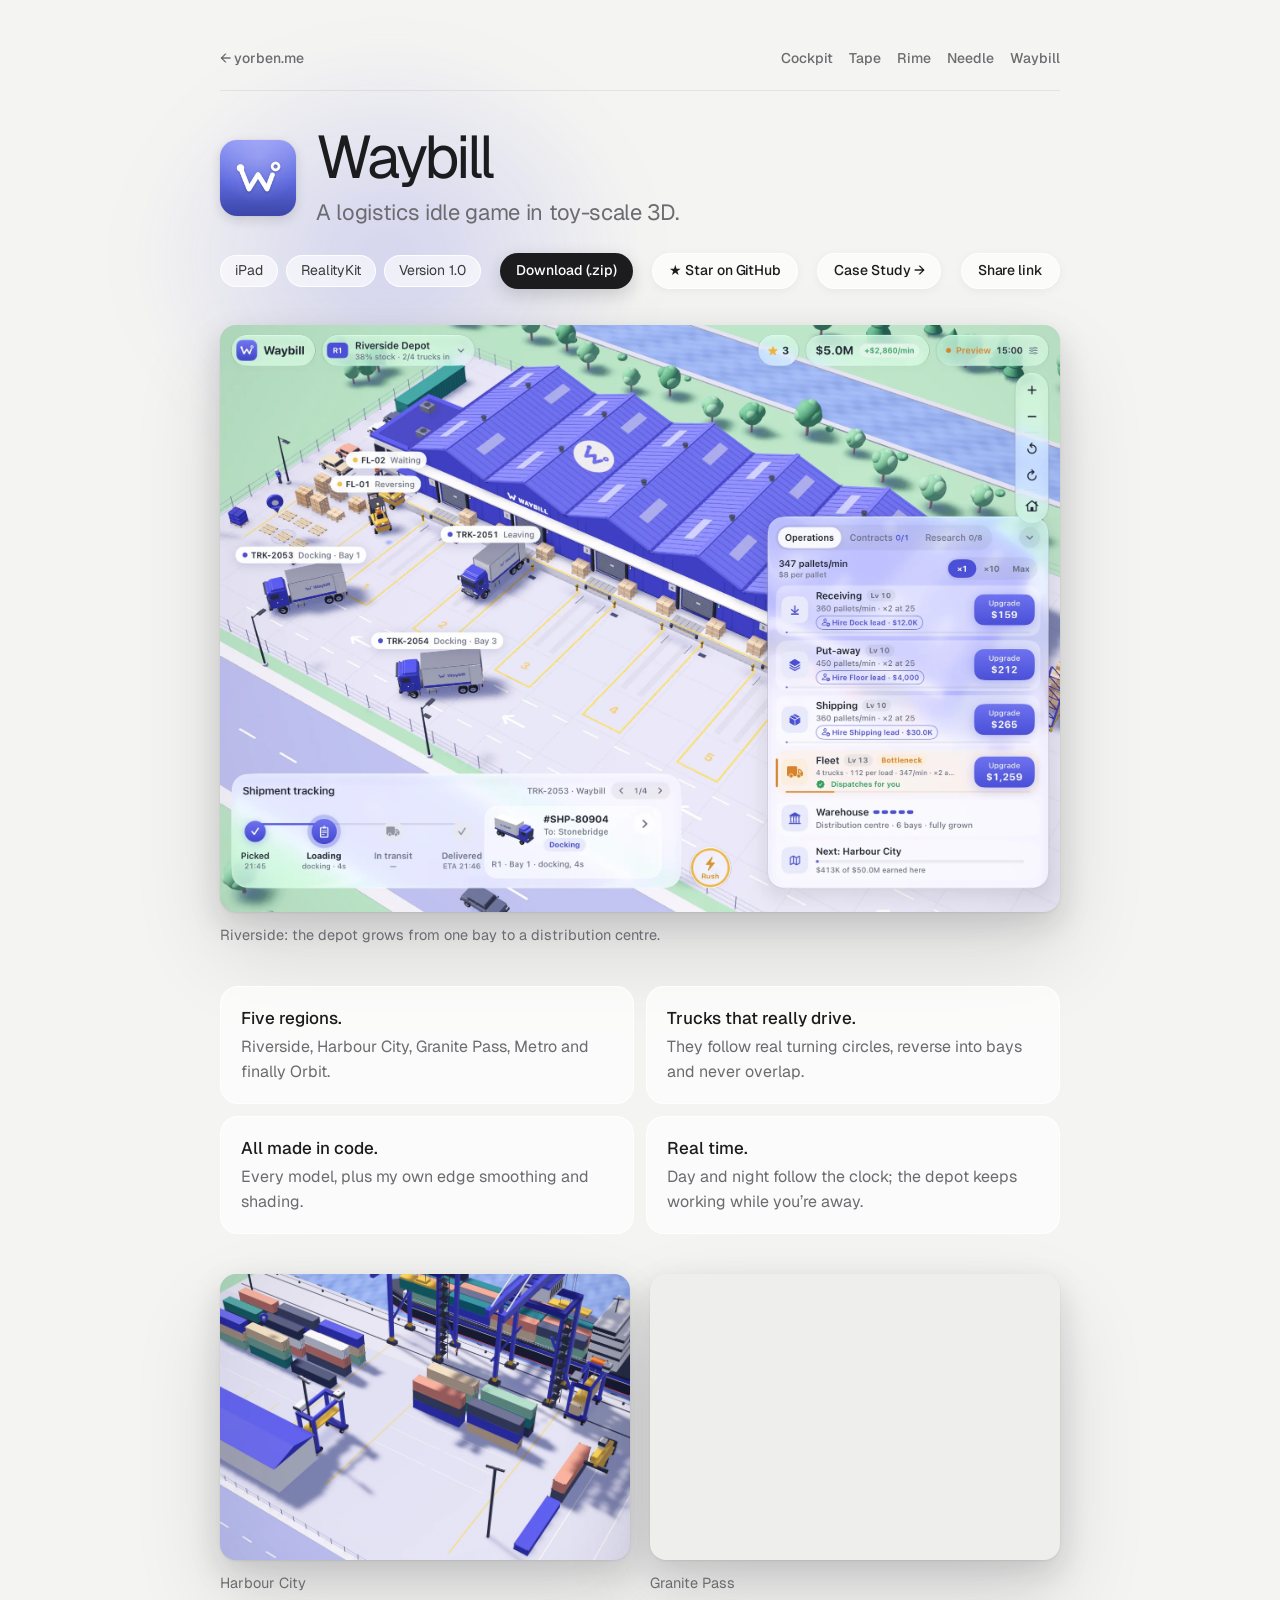
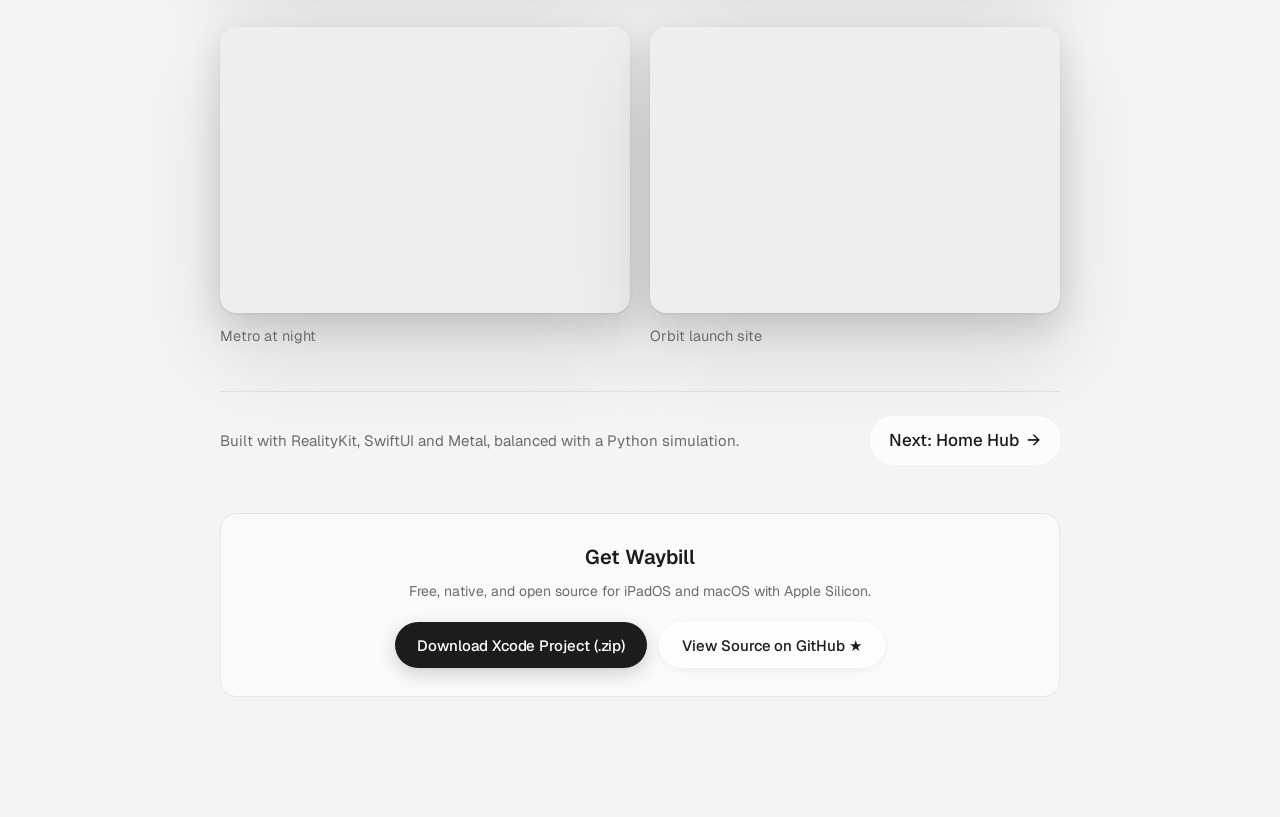
<file: waybill/index.html>
<!DOCTYPE html>
<html lang="en">
<head>
  <meta charset="UTF-8">
  <meta name="viewport" content="width=device-width, initial-scale=1, viewport-fit=cover">
  <title>Waybill — 3D Logistics Idle Diorama Game for iPad & macOS</title>
  <meta name="description" content="Waybill is a tactile 3D logistics idle diorama game built with RealityKit and SwiftUI featuring toy-scale harbors, metros, and spaceports.">
  <meta name="author" content="Yorben Vander Sleyen">
  <meta name="robots" content="index, follow, max-image-preview:large">
  <link rel="canonical" href="https://yorben.me/waybill/">
  <link rel="icon" type="image/svg+xml" href="../favicon.svg">
  <link rel="alternate" type="text/markdown" title="LLM Context (llms.txt)" href="https://yorben.me/llms.txt">

  <!-- Open Graph -->
  <meta property="og:type" content="website">
  <meta property="og:url" content="https://yorben.me/waybill/">
  <meta property="og:title" content="Waybill — 3D Logistics Idle Diorama Game for iPad & macOS">
  <meta property="og:description" content="Waybill is a tactile 3D logistics idle diorama game built with RealityKit and SwiftUI featuring toy-scale harbors, metros, and spaceports.">
  <meta property="og:image" content="https://yorben.me/assets/work/waybill/riverside.webp">

  <!-- Twitter -->
  <meta name="twitter:card" content="summary_large_image">
  <meta name="twitter:title" content="Waybill — 3D Logistics Idle Diorama Game for iPad & macOS">
  <meta name="twitter:description" content="Waybill is a tactile 3D logistics idle diorama game built with RealityKit and SwiftUI featuring toy-scale harbors, metros, and spaceports.">
  <meta name="twitter:image" content="https://yorben.me/assets/work/waybill/riverside.webp">

  <!-- Fonts & Styles -->
  <link rel="preconnect" href="https://fonts.googleapis.com">
  <link rel="preconnect" href="https://fonts.gstatic.com" crossorigin>
  <link rel="dns-prefetch" href="https://github.com">
  <link rel="dns-prefetch" href="https://objects.githubusercontent.com">
  <link href="https://fonts.googleapis.com/css2?family=Geist:wght@300;400;500;600&family=Geist+Mono:wght@400;500&display=swap" rel="stylesheet">
  <link rel="stylesheet" href="../style.css">

  <style>
    .app-shell { width: min(840px, 100% - 32px); margin: 0 auto; padding: 36px 0 96px; }
    @media (min-width: 768px) { .app-shell { width: min(840px, 100% - 64px); padding: 48px 0 120px; } }
    .app-nav { display: flex; align-items: center; justify-content: space-between; margin-bottom: 36px; padding-bottom: 20px; border-bottom: 1px solid var(--hairline); font-size: 14px; font-weight: 500; }
    .app-nav a { color: var(--muted); text-decoration: none; transition: color 0.15s; }
    .app-nav a:hover { color: var(--ink); }
    .detail { display: block !important; padding: 0 !important; max-width: 100% !important; }
    .download-card { margin-top: 48px; padding: 28px; border-radius: 16px; border: 1px solid var(--hairline); background: var(--glass); text-align: center; }
    .download-card h3 { font-size: 20px; font-weight: 600; margin-bottom: 8px; color: var(--ink); }
    .download-card p { font-size: 14px; color: var(--muted); margin-bottom: 20px; }
  </style>
  <!-- Schema.org SoftwareApplication -->
  <script type="application/ld+json">
  {
    "@context": "https://schema.org",
    "@graph": [
      {
        "@type": "SoftwareApplication",
        "name": "Waybill",
        "operatingSystem": "iPadOS 17.0 or later, macOS 14.0 or later",
        "applicationCategory": "GameApplication",
        "offers": {
          "@type": "Offer",
          "price": "0.00",
          "priceCurrency": "USD"
        },
        "downloadUrl": "https://github.com/Yvsleyen00941/Waybill/archive/refs/heads/main.zip",
        "softwareVersion": "1.0.0",
        "description": "A spatial miniature rail operations game for iPadOS and macOS built with Swift and RealityKit.",
        "author": {
          "@type": "Person",
          "name": "Yorben Vander Sleyen",
          "url": "https://yorben.me"
        }
      },
      {
        "@type": "BreadcrumbList",
        "itemListElement": [
          {
            "@type": "ListItem",
            "position": 1,
            "name": "Home",
            "item": "https://yorben.me/"
          },
          {
            "@type": "ListItem",
            "position": 2,
            "name": "Waybill",
            "item": "https://yorben.me/waybill/"
          }
        ]
      }
    ]
  }
  </script>
</head>
<body>
  <div class="app-shell">
    <nav class="app-nav">
      <a href="https://yorben.me">← yorben.me</a>
      <div style="display: flex; gap: 16px;">
        <a href="https://yorben.me/cockpit/">Cockpit</a>
        <a href="https://yorben.me/tape/">Tape</a>
        <a href="https://yorben.me/rime/">Rime</a>
        <a href="https://yorben.me/needle/">Needle</a>
        <a href="https://yorben.me/waybill/">Waybill</a>
      </div>
    </nav>

    <article class="detail c-waybill" id="detail-waybill" data-detail="waybill">
        <header class="detail-head">
          <img class="app-icon lg" src="../assets/icons/waybill.webp" width="256" height="256" alt="Waybill app icon">
          <div>
            <h2 class="detail-title">Waybill</h2>
            <p class="detail-tag">A logistics idle game in toy-scale 3D.</p>
          </div>
        </header>
        <div class="detail-meta">
          <span class="chip">iPad</span><span class="chip">RealityKit</span><span class="chip">Version 1.0</span>
          <a class="btn btn-ink btn-sm" href="https://github.com/Yvsleyen00941/Waybill/archive/refs/heads/main.zip">Download (.zip)</a>
          <a class="btn btn-glass btn-sm" href="https://github.com/Yvsleyen00941/Waybill" target="_blank" rel="noopener">★ Star on GitHub</a>
          <a class="btn btn-glass btn-sm" href="../articles/simulating-3d-logistics-dioramas-realitykit.html">Case Study →</a>
          <button class="btn btn-glass btn-sm" type="button" data-copy="https://yorben.me/#waybill">Share link</button>
        </div>

        <figure class="shot shot-hero media-ipad">
          <img loading="lazy" decoding="async" src="../assets/work/waybill/riverside.webp" width="2000" height="1397" alt="Riverside depot with the full interface">
          <figcaption>Riverside: the depot grows from one bay to a distribution centre.</figcaption>
        </figure>

        <ul class="facts">
          <li><strong>Five regions.</strong> Riverside, Harbour City, Granite Pass, Metro and finally Orbit.</li>
          <li><strong>Trucks that really drive.</strong> They follow real turning circles, reverse into bays and never overlap.</li>
          <li><strong>All made in code.</strong> Every model, plus my own edge smoothing and shading.</li>
          <li><strong>Real time.</strong> Day and night follow the clock; the depot keeps working while you’re away.</li>
        </ul>

        <div class="shots">
          <div class="shot-row">
            <figure class="shot media-ipad" style="--ar: 1.432"><img loading="lazy" decoding="async" src="../assets/work/waybill/harbour.webp" width="1800" height="1257" alt="Harbour City quay cranes"><figcaption>Harbour City</figcaption></figure>
            <figure class="shot media-ipad" style="--ar: 1.432"><img loading="lazy" decoding="async" src="../assets/work/waybill/granite.webp" width="1800" height="1257" alt="Granite Pass rail yard"><figcaption>Granite Pass</figcaption></figure>
          </div>
          <div class="shot-row">
            <figure class="shot media-ipad" style="--ar: 1.432"><img loading="lazy" decoding="async" src="../assets/work/waybill/metro.webp" width="1800" height="1257" alt="Metro warehouse at night"><figcaption>Metro at night</figcaption></figure>
            <figure class="shot media-ipad" style="--ar: 1.432"><img loading="lazy" decoding="async" src="../assets/work/waybill/orbit.webp" width="1800" height="1257" alt="Orbit launch site at dusk"><figcaption>Orbit launch site</figcaption></figure>
          </div>
        </div>

        <div class="detail-foot">
          <p class="built">Built with RealityKit, SwiftUI and Metal, balanced with a Python simulation.</p>
          <a class="next" href="#homehub">Next: Home Hub <span aria-hidden="true">→</span></a>
        </div>
      </article>

    <div class="download-card">
      <h3>Get Waybill</h3>
      <p>Free, native, and open source for iPadOS and macOS with Apple Silicon.</p>
      <div style="display: inline-flex; gap: 12px; flex-wrap: wrap; justify-content: center;">
        <a class="btn btn-ink" href="https://github.com/Yvsleyen00941/Waybill/archive/refs/heads/main.zip">Download Xcode Project (.zip)</a>
        <a class="btn btn-glass" href="https://github.com/Yvsleyen00941/Waybill" target="_blank" rel="noopener">View Source on GitHub ★</a>
      </div>
    </div>
  </div>

  <!-- Cloudflare Web Analytics -->
  <script defer src='https://static.cloudflareinsights.com/beacon.min.js' data-cf-beacon='{"token": "6a0b22985e364760aff75a8e9f5f2784"}'></script>
</body>
</html>
</file>
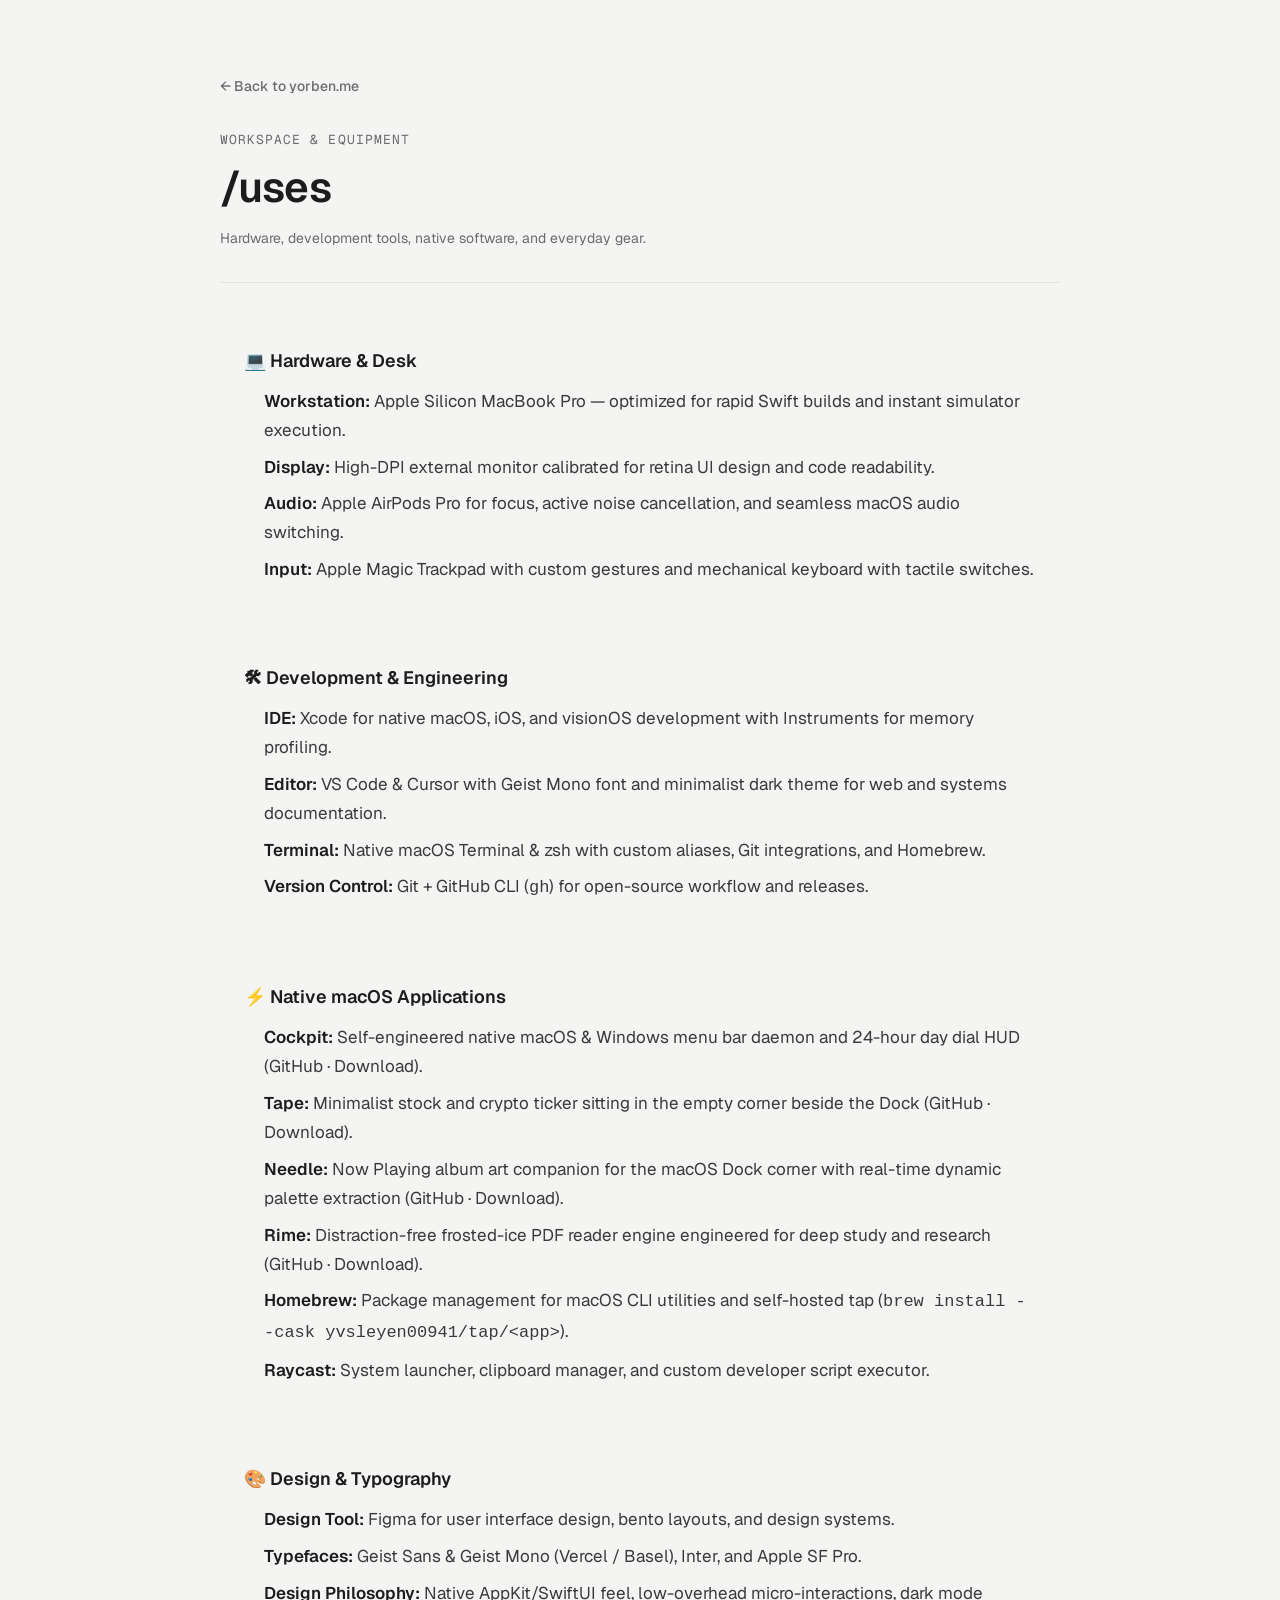
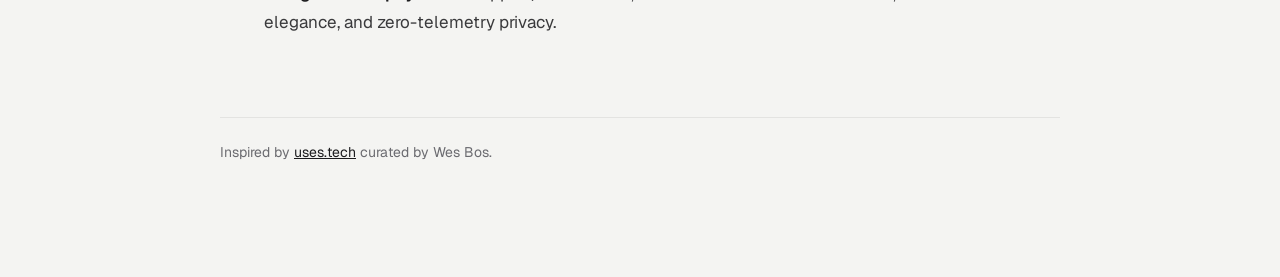
<file: uses.html>
<!DOCTYPE html>
<html lang="en">
<head>
  <meta charset="UTF-8">
  <meta name="viewport" content="width=device-width, initial-scale=1, viewport-fit=cover">
  <title>/uses — Yorben Vander Sleyen</title>
  <meta name="description" content="A detailed breakdown of the hardware, software, developer tools, and macOS environment used by Yorben Vander Sleyen to engineer native Swift systems and minimalist software.">
  <meta name="author" content="Yorben Vander Sleyen">
  <meta name="robots" content="index, follow, max-image-preview:large">
  <link rel="canonical" href="https://yorben.me/uses.html">
  <link rel="icon" type="image/svg+xml" href="./favicon.svg">

  <!-- Open Graph -->
  <meta property="og:type" content="website">
  <meta property="og:url" content="https://yorben.me/uses.html">
  <meta property="og:title" content="/uses — Yorben Vander Sleyen">
  <meta property="og:description" content="Hardware, developer setup, native macOS tools, and design workflow.">
  <meta property="og:image" content="https://yorben.me/assets/og-image.png">

  <!-- Twitter -->
  <meta name="twitter:card" content="summary_large_image">
  <meta name="twitter:title" content="/uses — Yorben Vander Sleyen">
  <meta name="twitter:description" content="Hardware, developer setup, native macOS tools, and design workflow.">
  <meta name="twitter:image" content="https://yorben.me/assets/og-image.png">

  <!-- Fonts & Styles -->
  <link rel="preconnect" href="https://fonts.googleapis.com">
  <link rel="preconnect" href="https://fonts.gstatic.com" crossorigin>
  <link rel="dns-prefetch" href="https://github.com">
  <link rel="dns-prefetch" href="https://objects.githubusercontent.com">
  <link rel="alternate" type="text/markdown" title="LLM Context (llms.txt)" href="https://yorben.me/llms.txt">
  <link href="https://fonts.googleapis.com/css2?family=Geist:wght@300;400;500;600&family=Geist+Mono:wght@400;500&display=swap" rel="stylesheet">
  <link rel="stylesheet" href="./style.css">

  <style>
    .article-shell { width: min(840px, 100% - 32px); margin: 0 auto; padding: 48px 0 96px; }
    @media (min-width: 768px) { .article-shell { width: min(840px, 100% - 64px); padding: 72px 0 120px; } }
    .back-nav { display: inline-flex; align-items: center; gap: 8px; font-size: 14px; font-weight: 500; color: var(--muted); margin-bottom: 32px; text-decoration: none; transition: color 0.15s; }
    .back-nav:hover { color: var(--ink); }
    .article-header { margin-bottom: 40px; border-bottom: 1px solid var(--hairline); padding-bottom: 32px; }
    .article-kicker { font-size: 13px; font-family: var(--mono); text-transform: uppercase; letter-spacing: 0.08em; color: var(--muted); margin-bottom: 12px; }
    .article-title { font-size: clamp(28px, 4vw, 42px); font-weight: 600; line-height: 1.2; letter-spacing: -0.02em; color: var(--ink); margin-bottom: 16px; }
    .article-meta { display: flex; flex-wrap: wrap; align-items: center; gap: 16px; font-size: 14px; color: var(--muted); }
    .uses-grid { display: grid; grid-template-columns: 1fr; gap: 24px; margin: 32px 0; }
    .uses-card { background: var(--surface); border: 1px solid var(--border); border-radius: 16px; padding: 24px; }
    .uses-card h3 { font-size: 18px; font-weight: 600; margin: 0 0 12px; color: var(--ink); }
    .uses-card ul { margin: 0; padding-left: 20px; color: var(--ink-soft); line-height: 1.7; }
    .uses-card li { margin-bottom: 8px; }
    .uses-card strong { color: var(--ink); font-weight: 600; }
  </style>
</head>
<body data-theme="dark">
  <div class="article-shell">
    <a href="./index.html" class="back-nav">← Back to yorben.me</a>
    <header class="article-header">
      <div class="article-kicker">Workspace &amp; Equipment</div>
      <h1 class="article-title">/uses</h1>
      <div class="article-meta">
        <span>Hardware, development tools, native software, and everyday gear.</span>
      </div>
    </header>

    <div class="uses-grid">
      <div class="uses-card">
        <h3>💻 Hardware &amp; Desk</h3>
        <ul>
          <li><strong>Workstation:</strong> Apple Silicon MacBook Pro — optimized for rapid Swift builds and instant simulator execution.</li>
          <li><strong>Display:</strong> High-DPI external monitor calibrated for retina UI design and code readability.</li>
          <li><strong>Audio:</strong> Apple AirPods Pro for focus, active noise cancellation, and seamless macOS audio switching.</li>
          <li><strong>Input:</strong> Apple Magic Trackpad with custom gestures and mechanical keyboard with tactile switches.</li>
        </ul>
      </div>

      <div class="uses-card">
        <h3>🛠 Development &amp; Engineering</h3>
        <ul>
          <li><strong>IDE:</strong> Xcode for native macOS, iOS, and visionOS development with Instruments for memory profiling.</li>
          <li><strong>Editor:</strong> VS Code &amp; Cursor with Geist Mono font and minimalist dark theme for web and systems documentation.</li>
          <li><strong>Terminal:</strong> Native macOS Terminal &amp; zsh with custom aliases, Git integrations, and Homebrew.</li>
          <li><strong>Version Control:</strong> Git + GitHub CLI (<code>gh</code>) for open-source workflow and releases.</li>
        </ul>
      </div>

      <div class="uses-card">
        <h3>⚡️ Native macOS Applications</h3>
        <ul>
          <li><strong><a href="/cockpit/">Cockpit</a>:</strong> Self-engineered native macOS &amp; Windows menu bar daemon and 24-hour day dial HUD (<a href="https://github.com/Yvsleyen00941/Cockpit" target="_blank" rel="noopener">GitHub</a> · <a href="/cockpit/">Download</a>).</li>
          <li><strong><a href="/tape/">Tape</a>:</strong> Minimalist stock and crypto ticker sitting in the empty corner beside the Dock (<a href="https://github.com/Yvsleyen00941/Tape" target="_blank" rel="noopener">GitHub</a> · <a href="/tape/">Download</a>).</li>
          <li><strong><a href="/needle/">Needle</a>:</strong> Now Playing album art companion for the macOS Dock corner with real-time dynamic palette extraction (<a href="https://github.com/Yvsleyen00941/Needle" target="_blank" rel="noopener">GitHub</a> · <a href="/needle/">Download</a>).</li>
          <li><strong><a href="/rime/">Rime</a>:</strong> Distraction-free frosted-ice PDF reader engine engineered for deep study and research (<a href="https://github.com/Yvsleyen00941/Rime" target="_blank" rel="noopener">GitHub</a> · <a href="/rime/">Download</a>).</li>
          <li><strong>Homebrew:</strong> Package management for macOS CLI utilities and self-hosted tap (<code>brew install --cask yvsleyen00941/tap/&lt;app&gt;</code>).</li>
          <li><strong>Raycast:</strong> System launcher, clipboard manager, and custom developer script executor.</li>
        </ul>
      </div>

      <div class="uses-card">
        <h3>🎨 Design &amp; Typography</h3>
        <ul>
          <li><strong>Design Tool:</strong> Figma for user interface design, bento layouts, and design systems.</li>
          <li><strong>Typefaces:</strong> Geist Sans &amp; Geist Mono (Vercel / Basel), Inter, and Apple SF Pro.</li>
          <li><strong>Design Philosophy:</strong> Native AppKit/SwiftUI feel, low-overhead micro-interactions, dark mode elegance, and zero-telemetry privacy.</li>
        </ul>
      </div>
    </div>

    <div style="margin-top: 48px; padding-top: 24px; border-top: 1px solid var(--hairline); font-size: 14px; color: var(--muted);">
      Inspired by <a href="https://uses.tech" target="_blank" rel="noopener" style="color: var(--ink); text-decoration: underline;">uses.tech</a> curated by Wes Bos.
    </div>
  </div>
</body>
</html>
</file>
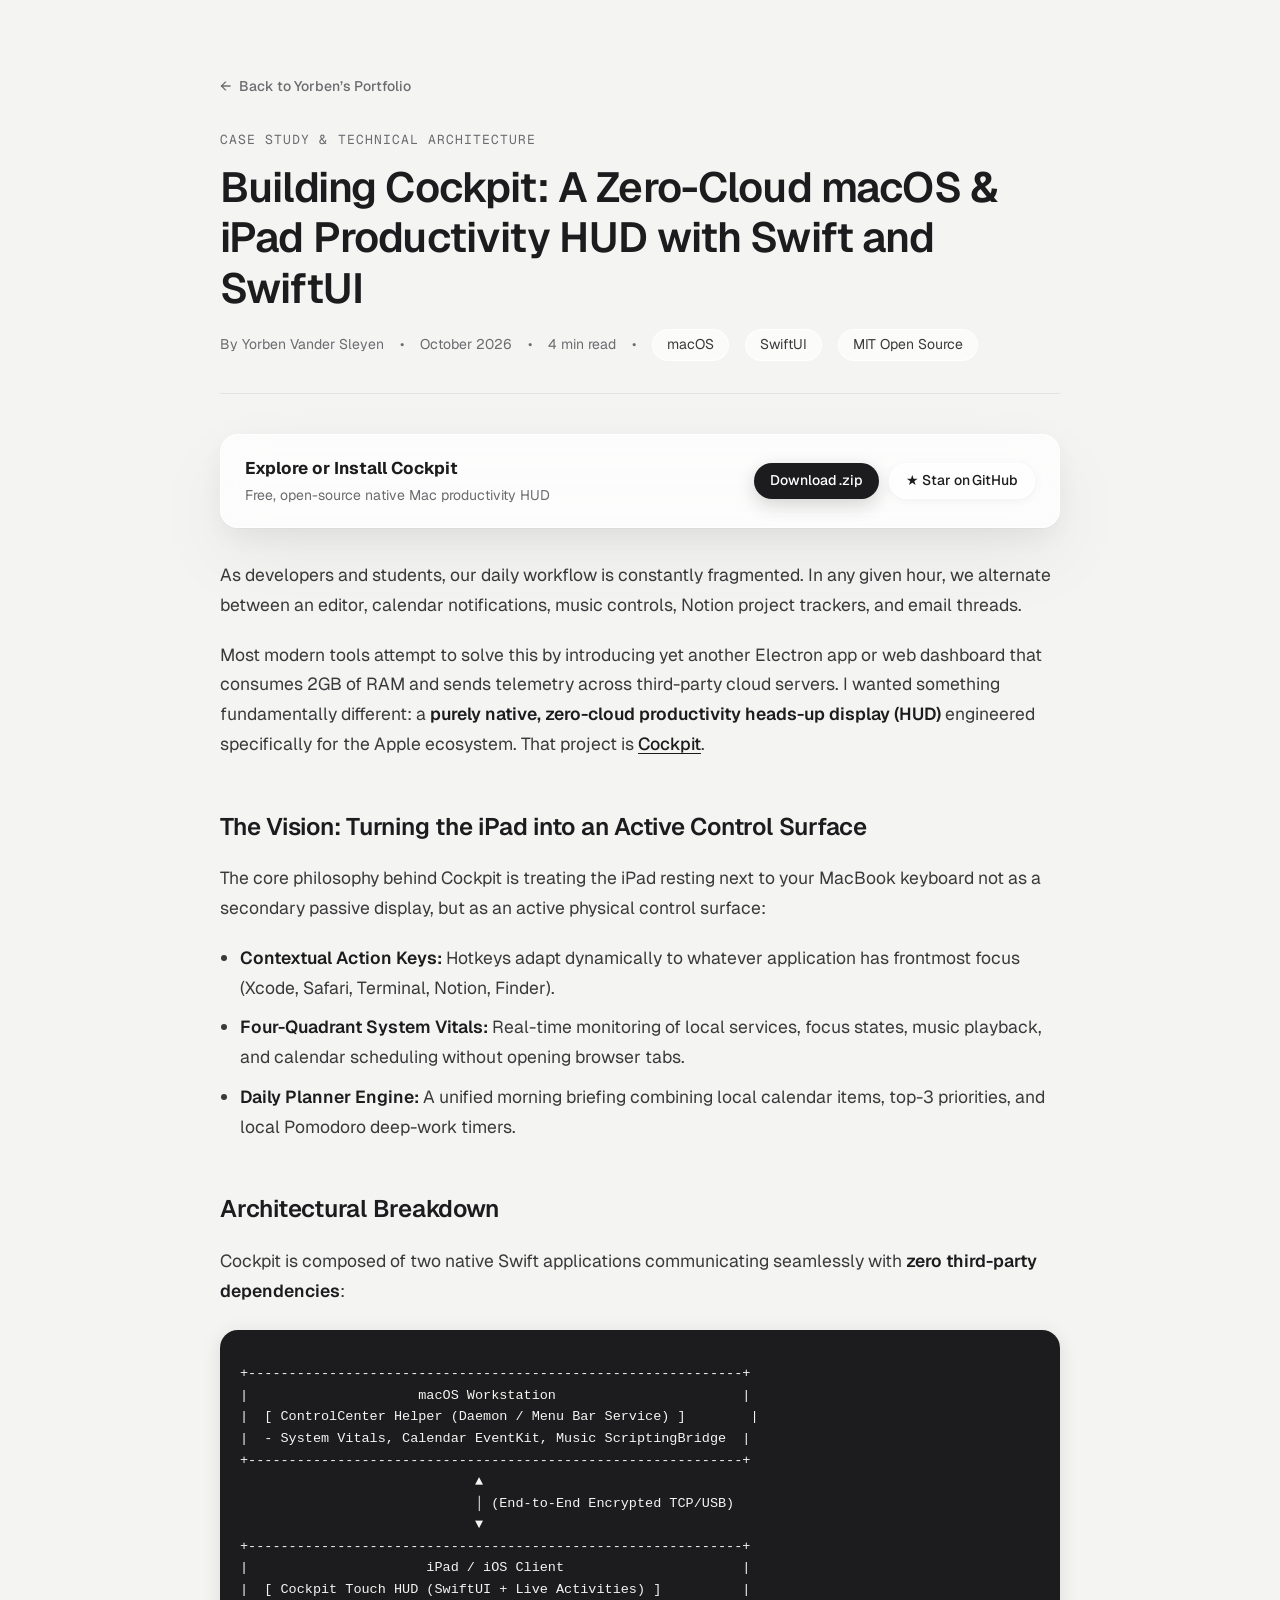
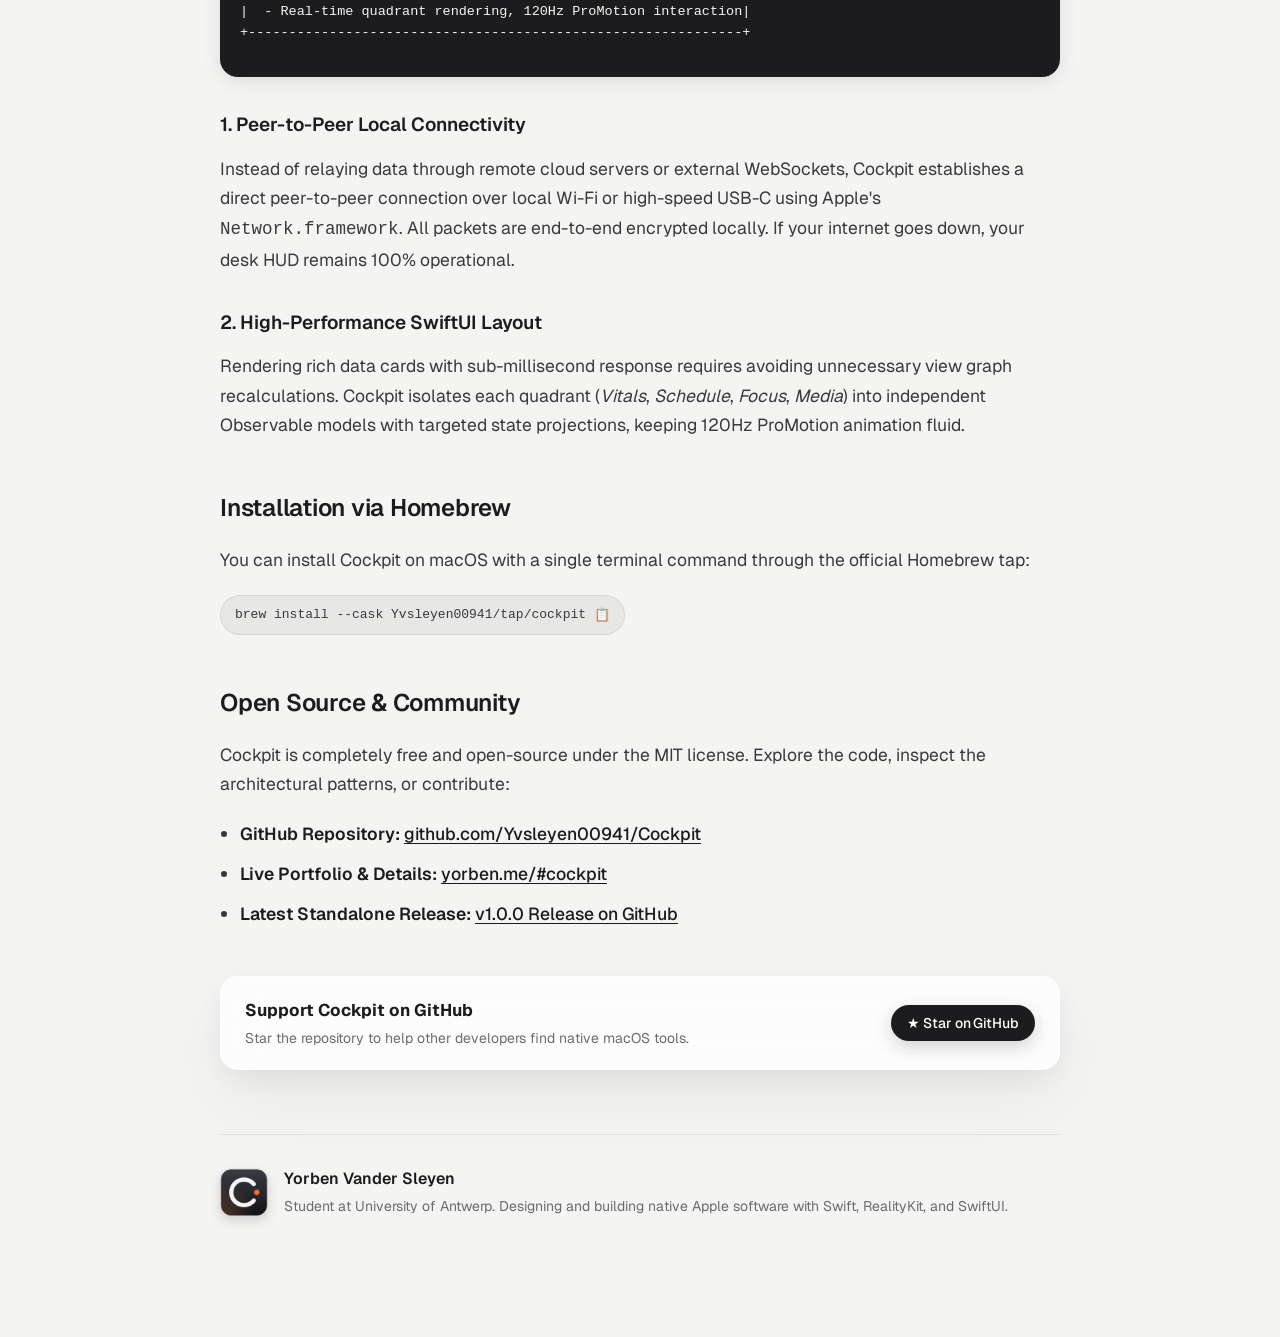
<file: articles/building-cockpit-macos-hud.html>
<!DOCTYPE html>
<html lang="en">
<head>
  <meta charset="UTF-8">
  <meta name="viewport" content="width=device-width, initial-scale=1, viewport-fit=cover">
  <title>Building Cockpit: A Zero-Cloud macOS &amp; iPad Productivity HUD with Swift &amp; SwiftUI — Yorben</title>
  <meta name="description" content="Technical deep dive into building Cockpit: a native macOS menu bar daemon and iPad touch HUD engineered with pure Swift, Network.framework peer-to-peer encryption, and zero cloud telemetry.">
  <meta name="author" content="Yorben Vander Sleyen">
  <meta name="robots" content="index, follow, max-image-preview:large">
  <link rel="canonical" href="https://yorben.me/articles/building-cockpit-macos-hud.html">
  <link rel="icon" type="image/svg+xml" href="../favicon.svg">

  <!-- Open Graph -->
  <meta property="og:type" content="article">
  <meta property="og:url" content="https://yorben.me/articles/building-cockpit-macos-hud.html">
  <meta property="og:title" content="Building Cockpit: A Zero-Cloud macOS & iPad Productivity HUD with Swift & SwiftUI">
  <meta property="og:description" content="A native, zero-cloud productivity heads-up display engineered for macOS and iPad. Peer-to-peer encryption, contextual keys, and SwiftUI architecture.">
  <meta property="og:image" content="https://yorben.me/assets/og-image.png">
  <meta property="article:published_time" content="2026-10-26T12:00:00Z">
  <meta property="article:author" content="Yorben Vander Sleyen">
  <meta property="article:tag" content="SwiftUI, macOS, Swift, Open Source, Productivity">

  <!-- Twitter -->
  <meta name="twitter:card" content="summary_large_image">
  <meta name="twitter:title" content="Building Cockpit: Zero-Cloud macOS & iPad Productivity HUD">
  <meta name="twitter:description" content="Pure Swift & SwiftUI heads-up display for macOS and iPad. Zero cloud dependencies, 100% private.">
  <meta name="twitter:image" content="https://yorben.me/assets/og-image.png">

  <!-- Fonts & Styles -->
  <link rel="preconnect" href="https://fonts.googleapis.com">
  <link rel="preconnect" href="https://fonts.gstatic.com" crossorigin>
  <link href="https://fonts.googleapis.com/css2?family=Geist:wght@300;400;500;600&family=Geist+Mono:wght@400;500&display=swap" rel="stylesheet">
  <link rel="stylesheet" href="../style.css">

  <style>
    .article-shell { width: min(840px, 100% - 32px); margin: 0 auto; padding: 48px 0 96px; }
    @media (min-width: 768px) { .article-shell { width: min(840px, 100% - 64px); padding: 72px 0 120px; } }
    .back-nav { display: inline-flex; align-items: center; gap: 8px; font-size: 14px; font-weight: 500; color: var(--muted); margin-bottom: 32px; transition: color 0.15s; }
    .back-nav:hover { color: var(--ink); }
    .article-header { margin-bottom: 40px; border-bottom: 1px solid var(--hairline); padding-bottom: 32px; }
    .article-kicker { font-size: 13px; font-family: var(--mono); text-transform: uppercase; letter-spacing: 0.08em; color: var(--muted); margin-bottom: 12px; }
    .article-title { font-size: clamp(28px, 4vw, 42px); font-weight: 600; line-height: 1.2; letter-spacing: -0.02em; color: var(--ink); margin-bottom: 16px; }
    .article-meta { display: flex; flex-wrap: wrap; align-items: center; gap: 16px; font-size: 14px; color: var(--muted); }
    .article-meta span { display: inline-flex; align-items: center; gap: 6px; }
    .cta-box { background: var(--glass-strong); backdrop-filter: blur(20px); -webkit-backdrop-filter: blur(20px); border: 1px solid var(--edge); border-radius: var(--r-md); padding: 20px 24px; margin: 32px 0; display: flex; flex-wrap: wrap; align-items: center; justify-content: space-between; gap: 16px; box-shadow: var(--shadow-card); }
    .cta-box-actions { display: flex; flex-wrap: wrap; gap: 10px; }
    .code-box { background: #1C1C1E; color: #F4F4F2; font-family: var(--mono); font-size: 13.5px; line-height: 1.6; border-radius: var(--r-md); padding: 20px; overflow-x: auto; margin: 24px 0; box-shadow: 0 4px 20px rgba(0,0,0,0.1); }
    .code-box code { color: inherit; font-family: inherit; }
    .article-body { font-size: 17.5px; line-height: 1.7; color: var(--ink-soft); }
    .article-body h2 { font-size: 24px; font-weight: 600; color: var(--ink); margin: 48px 0 16px; letter-spacing: -0.01em; }
    .article-body h3 { font-size: 19px; font-weight: 600; color: var(--ink); margin: 32px 0 12px; }
    .article-body p { margin-bottom: 20px; }
    .article-body ul { margin: 0 0 24px 20px; list-style: disc; }
    .article-body li { margin-bottom: 10px; }
    .article-body strong { color: var(--ink); font-weight: 600; }
    .article-body a { color: var(--ink); text-decoration: underline; text-underline-offset: 3px; font-weight: 500; }
    .pill-copy { display: inline-flex; align-items: center; gap: 8px; font-family: var(--mono); font-size: 13px; background: rgba(0,0,0,0.05); padding: 8px 14px; border-radius: 999px; border: 1px solid var(--hairline); cursor: pointer; user-select: all; transition: background 0.15s; }
    .pill-copy:hover { background: rgba(0,0,0,0.08); }
    .author-card { display: flex; align-items: center; gap: 16px; margin-top: 64px; padding-top: 32px; border-top: 1px solid var(--hairline); }
    .author-info h4 { margin: 0 0 4px; font-size: 16px; font-weight: 600; color: var(--ink); }
    .author-info p { margin: 0; font-size: 14px; color: var(--muted); }
  </style>

  <!-- Schema.org JSON-LD -->
  <script type="application/ld+json">
  {
    "@context": "https://schema.org",
    "@type": "TechArticle",
    "headline": "Building Cockpit: A Zero-Cloud macOS & iPad Productivity HUD with Swift & SwiftUI",
    "description": "Technical deep dive into building Cockpit: a native macOS menu bar daemon and iPad touch HUD engineered with pure Swift and peer-to-peer encryption.",
    "author": {
      "@type": "Person",
      "name": "Yorben Vander Sleyen",
      "url": "https://yorben.me"
    },
    "datePublished": "2026-10-26T12:00:00Z",
    "image": "https://yorben.me/assets/og-image.png",
    "publisher": {
      "@type": "Person",
      "name": "Yorben Vander Sleyen"
    },
    "about": [
      { "@type": "SoftwareApplication", "name": "Cockpit", "url": "https://github.com/Yvsleyen00941/Cockpit" }
    ]
  }
  </script>
</head>
<body>
  <div class="article-shell">
    <a href="../#cockpit" class="back-nav">
      <span aria-hidden="true">←</span> Back to Yorben’s Portfolio
    </a>

    <header class="article-header">
      <div class="article-kicker">Case Study &amp; Technical Architecture</div>
      <h1 class="article-title">Building Cockpit: A Zero-Cloud macOS &amp; iPad Productivity HUD with Swift and SwiftUI</h1>
      <div class="article-meta">
        <span>By Yorben Vander Sleyen</span>
        <span>•</span>
        <span>October 2026</span>
        <span>•</span>
        <span>4 min read</span>
        <span>•</span>
        <span class="chip">macOS</span>
        <span class="chip">SwiftUI</span>
        <span class="chip">MIT Open Source</span>
      </div>
    </header>

    <div class="cta-box">
      <div>
        <strong>Explore or Install Cockpit</strong>
        <p style="margin: 4px 0 0; font-size: 14px; color: var(--muted);">Free, open-source native Mac productivity HUD</p>
      </div>
      <div class="cta-box-actions">
        <a class="btn btn-ink btn-sm" href="https://github.com/Yvsleyen00941/Cockpit/releases/download/v1.0.0/Cockpit-macOS-v1.0.0.zip">Download .zip</a>
        <a class="btn btn-glass btn-sm" href="https://github.com/Yvsleyen00941/Cockpit" target="_blank" rel="noopener">★ Star on GitHub</a>
      </div>
    </div>

    <main class="article-body">
      <p>As developers and students, our daily workflow is constantly fragmented. In any given hour, we alternate between an editor, calendar notifications, music controls, Notion project trackers, and email threads.</p>

      <p>Most modern tools attempt to solve this by introducing yet another Electron app or web dashboard that consumes 2GB of RAM and sends telemetry across third-party cloud servers. I wanted something fundamentally different: a <strong>purely native, zero-cloud productivity heads-up display (HUD)</strong> engineered specifically for the Apple ecosystem. That project is <a href="https://github.com/Yvsleyen00941/Cockpit" target="_blank" rel="noopener">Cockpit</a>.</p>

      <h2>The Vision: Turning the iPad into an Active Control Surface</h2>
      <p>The core philosophy behind Cockpit is treating the iPad resting next to your MacBook keyboard not as a secondary passive display, but as an active physical control surface:</p>

      <ul>
        <li><strong>Contextual Action Keys:</strong> Hotkeys adapt dynamically to whatever application has frontmost focus (Xcode, Safari, Terminal, Notion, Finder).</li>
        <li><strong>Four-Quadrant System Vitals:</strong> Real-time monitoring of local services, focus states, music playback, and calendar scheduling without opening browser tabs.</li>
        <li><strong>Daily Planner Engine:</strong> A unified morning briefing combining local calendar items, top-3 priorities, and local Pomodoro deep-work timers.</li>
      </ul>

      <h2>Architectural Breakdown</h2>
      <p>Cockpit is composed of two native Swift applications communicating seamlessly with <strong>zero third-party dependencies</strong>:</p>

      <div class="code-box">
<pre><code>+-------------------------------------------------------------+
|                     macOS Workstation                       |
|  [ ControlCenter Helper (Daemon / Menu Bar Service) ]        |
|  - System Vitals, Calendar EventKit, Music ScriptingBridge  |
+-------------------------------------------------------------+
                             ▲
                             │ (End-to-End Encrypted TCP/USB)
                             ▼
+-------------------------------------------------------------+
|                      iPad / iOS Client                      |
|  [ Cockpit Touch HUD (SwiftUI + Live Activities) ]          |
|  - Real-time quadrant rendering, 120Hz ProMotion interaction|
+-------------------------------------------------------------+</code></pre>
      </div>

      <h3>1. Peer-to-Peer Local Connectivity</h3>
      <p>Instead of relaying data through remote cloud servers or external WebSockets, Cockpit establishes a direct peer-to-peer connection over local Wi-Fi or high-speed USB-C using Apple's <code>Network.framework</code>. All packets are end-to-end encrypted locally. If your internet goes down, your desk HUD remains 100% operational.</p>

      <h3>2. High-Performance SwiftUI Layout</h3>
      <p>Rendering rich data cards with sub-millisecond response requires avoiding unnecessary view graph recalculations. Cockpit isolates each quadrant (<em>Vitals</em>, <em>Schedule</em>, <em>Focus</em>, <em>Media</em>) into independent Observable models with targeted state projections, keeping 120Hz ProMotion animation fluid.</p>

      <h2>Installation via Homebrew</h2>
      <p>You can install Cockpit on macOS with a single terminal command through the official Homebrew tap:</p>

      <p>
        <span class="pill-copy" onclick="navigator.clipboard.writeText('brew install --cask Yvsleyen00941/tap/cockpit'); alert('Copied to clipboard!')">
          <code>brew install --cask Yvsleyen00941/tap/cockpit</code> 📋
        </span>
      </p>

      <h2>Open Source &amp; Community</h2>
      <p>Cockpit is completely free and open-source under the MIT license. Explore the code, inspect the architectural patterns, or contribute:</p>

      <ul>
        <li><strong>GitHub Repository:</strong> <a href="https://github.com/Yvsleyen00941/Cockpit" target="_blank" rel="noopener">github.com/Yvsleyen00941/Cockpit</a></li>
        <li><strong>Live Portfolio &amp; Details:</strong> <a href="https://yorben.me/#cockpit">yorben.me/#cockpit</a></li>
        <li><strong>Latest Standalone Release:</strong> <a href="https://github.com/Yvsleyen00941/Cockpit/releases/tag/v1.0.0" target="_blank" rel="noopener">v1.0.0 Release on GitHub</a></li>
      </ul>
    </main>

    <div class="cta-box" style="margin-top: 48px;">
      <div>
        <strong>Support Cockpit on GitHub</strong>
        <p style="margin: 4px 0 0; font-size: 14px; color: var(--muted);">Star the repository to help other developers find native macOS tools.</p>
      </div>
      <div class="cta-box-actions">
        <a class="btn btn-ink btn-sm" href="https://github.com/Yvsleyen00941/Cockpit" target="_blank" rel="noopener">★ Star on GitHub</a>
      </div>
    </div>

    <footer class="author-card">
      <img class="app-icon" src="../assets/icons/cockpit.webp" width="56" height="56" alt="Cockpit icon">
      <div class="author-info">
        <h4>Yorben Vander Sleyen</h4>
        <p>Student at University of Antwerp. Designing and building native Apple software with Swift, RealityKit, and SwiftUI.</p>
      </div>
    </footer>
  </div>
  <!-- Cloudflare Web Analytics --><script defer src='https://static.cloudflareinsights.com/beacon.min.js' data-cf-beacon='{"token": "6a0b22985e364760aff75a8e9f5f2784"}'></script><!-- End Cloudflare Web Analytics -->
</body>
</html>
</file>
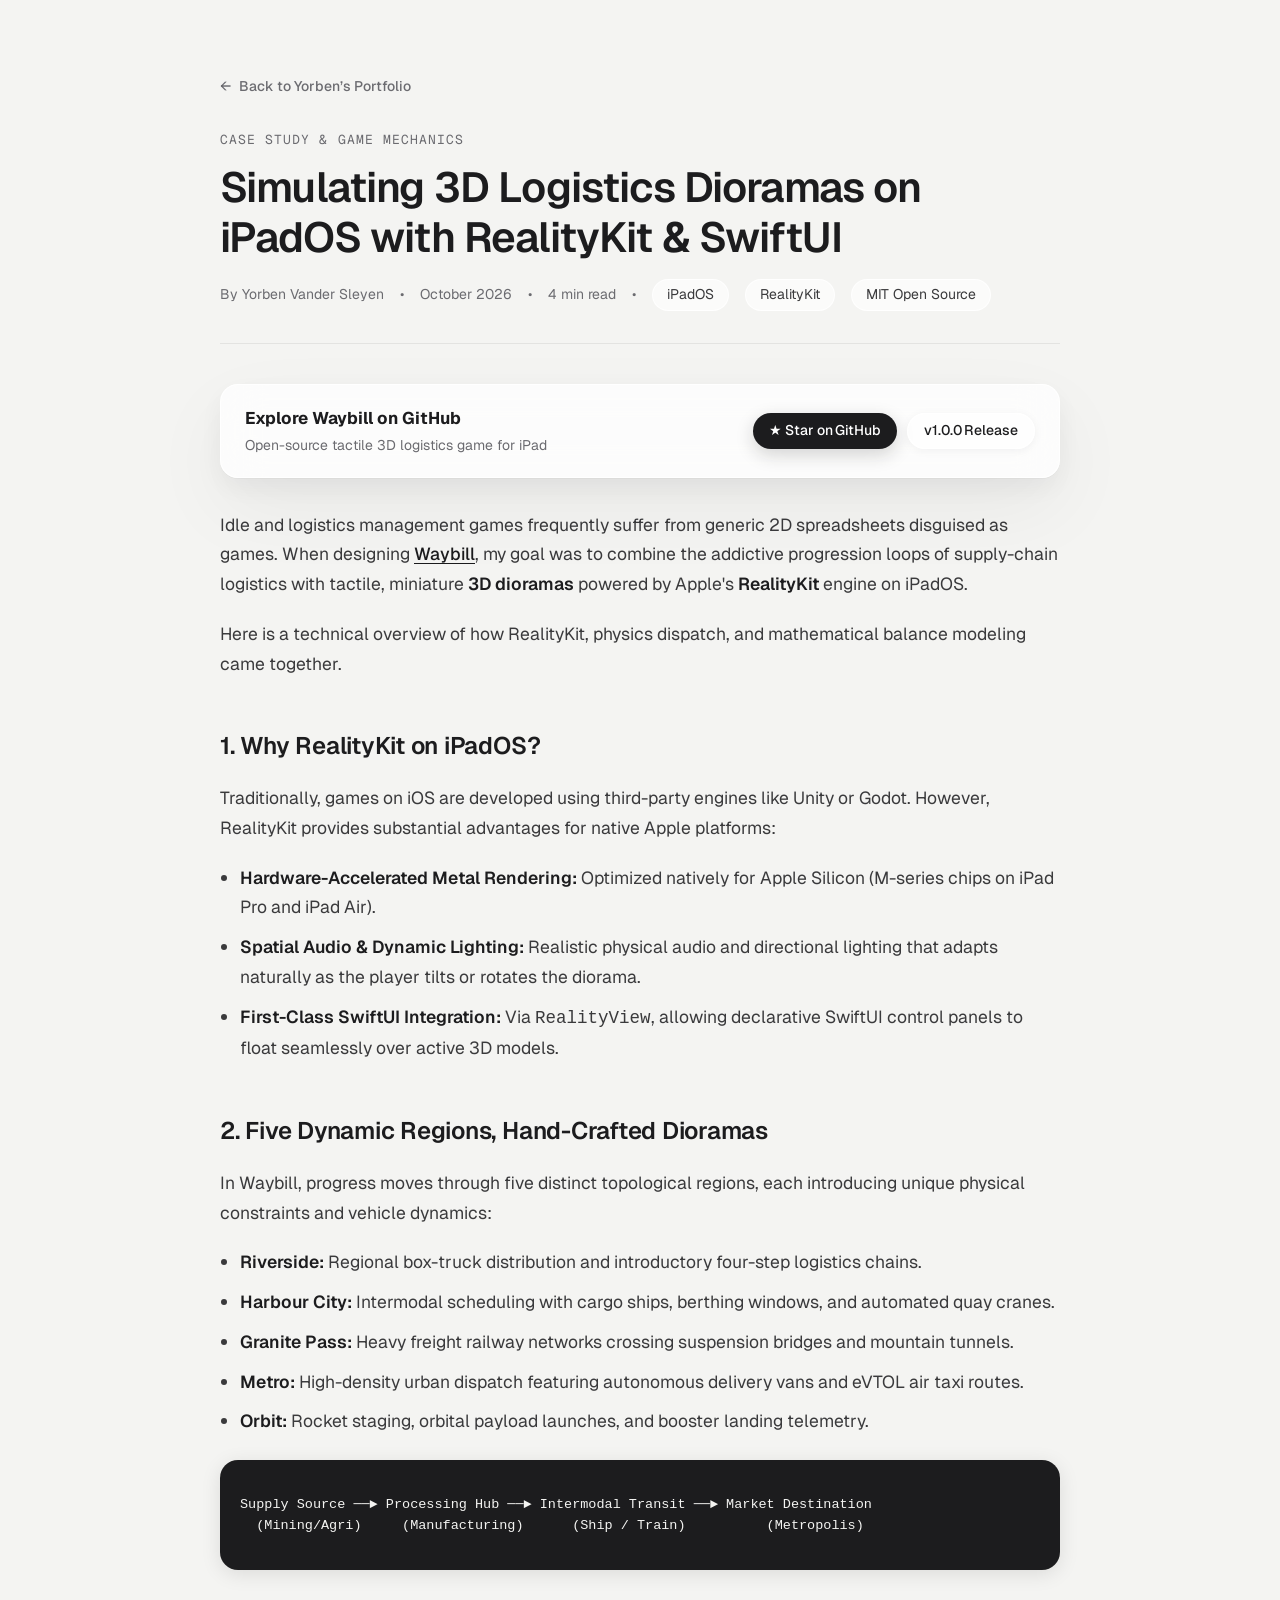
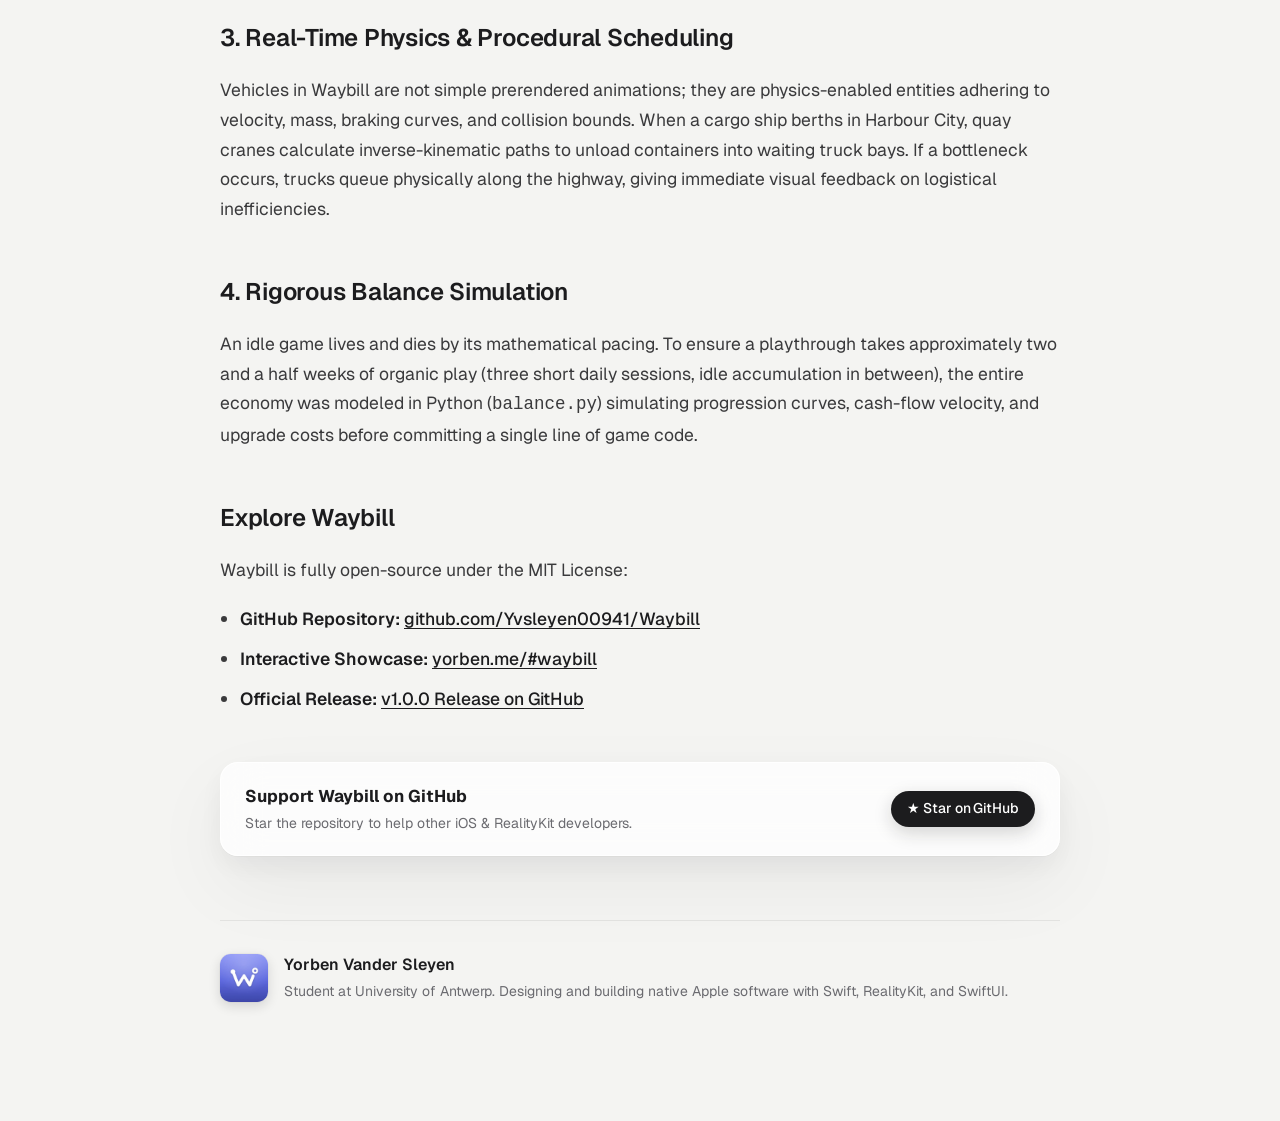
<file: articles/simulating-3d-logistics-dioramas-realitykit.html>
<!DOCTYPE html>
<html lang="en">
<head>
  <meta charset="UTF-8">
  <meta name="viewport" content="width=device-width, initial-scale=1, viewport-fit=cover">
  <title>Simulating 3D Logistics Dioramas on iPadOS with RealityKit &amp; SwiftUI — Yorben</title>
  <meta name="description" content="Behind the scenes of Waybill: building a tactile 3D logistics idle game for iPad using Apple's RealityKit engine, custom physics, procedural routing, and mathematical balance modeling.">
  <meta name="author" content="Yorben Vander Sleyen">
  <meta name="robots" content="index, follow, max-image-preview:large">
  <link rel="canonical" href="https://yorben.me/articles/simulating-3d-logistics-dioramas-realitykit.html">
  <link rel="icon" type="image/svg+xml" href="../favicon.svg">

  <!-- Open Graph -->
  <meta property="og:type" content="article">
  <meta property="og:url" content="https://yorben.me/articles/simulating-3d-logistics-dioramas-realitykit.html">
  <meta property="og:title" content="Simulating 3D Logistics Dioramas on iPadOS with RealityKit & SwiftUI">
  <meta property="og:description" content="Behind the scenes of Waybill: tactile 3D logistics idle dioramas on iPadOS powered by RealityKit, Metal, and SwiftUI.">
  <meta property="og:image" content="https://yorben.me/assets/og-image.png">
  <meta property="article:published_time" content="2026-10-26T12:00:00Z">
  <meta property="article:author" content="Yorben Vander Sleyen">
  <meta property="article:tag" content="RealityKit, SwiftUI, iPadOS, Game Development, Metal">

  <!-- Twitter -->
  <meta name="twitter:card" content="summary_large_image">
  <meta name="twitter:title" content="Simulating 3D Logistics Dioramas on iPadOS with RealityKit">
  <meta name="twitter:description" content="Tactile miniature 3D dioramas with Apple's RealityKit and SwiftUI.">
  <meta name="twitter:image" content="https://yorben.me/assets/og-image.png">

  <!-- Fonts & Styles -->
  <link rel="preconnect" href="https://fonts.googleapis.com">
  <link rel="preconnect" href="https://fonts.gstatic.com" crossorigin>
  <link href="https://fonts.googleapis.com/css2?family=Geist:wght@300;400;500;600&family=Geist+Mono:wght@400;500&display=swap" rel="stylesheet">
  <link rel="stylesheet" href="../style.css">

  <style>
    .article-shell { width: min(840px, 100% - 32px); margin: 0 auto; padding: 48px 0 96px; }
    @media (min-width: 768px) { .article-shell { width: min(840px, 100% - 64px); padding: 72px 0 120px; } }
    .back-nav { display: inline-flex; align-items: center; gap: 8px; font-size: 14px; font-weight: 500; color: var(--muted); margin-bottom: 32px; transition: color 0.15s; }
    .back-nav:hover { color: var(--ink); }
    .article-header { margin-bottom: 40px; border-bottom: 1px solid var(--hairline); padding-bottom: 32px; }
    .article-kicker { font-size: 13px; font-family: var(--mono); text-transform: uppercase; letter-spacing: 0.08em; color: var(--muted); margin-bottom: 12px; }
    .article-title { font-size: clamp(28px, 4vw, 42px); font-weight: 600; line-height: 1.2; letter-spacing: -0.02em; color: var(--ink); margin-bottom: 16px; }
    .article-meta { display: flex; flex-wrap: wrap; align-items: center; gap: 16px; font-size: 14px; color: var(--muted); }
    .article-meta span { display: inline-flex; align-items: center; gap: 6px; }
    .cta-box { background: var(--glass-strong); backdrop-filter: blur(20px); -webkit-backdrop-filter: blur(20px); border: 1px solid var(--edge); border-radius: var(--r-md); padding: 20px 24px; margin: 32px 0; display: flex; flex-wrap: wrap; align-items: center; justify-content: space-between; gap: 16px; box-shadow: var(--shadow-card); }
    .cta-box-actions { display: flex; flex-wrap: wrap; gap: 10px; }
    .code-box { background: #1C1C1E; color: #F4F4F2; font-family: var(--mono); font-size: 13.5px; line-height: 1.6; border-radius: var(--r-md); padding: 20px; overflow-x: auto; margin: 24px 0; box-shadow: 0 4px 20px rgba(0,0,0,0.1); }
    .code-box code { color: inherit; font-family: inherit; }
    .article-body { font-size: 17.5px; line-height: 1.7; color: var(--ink-soft); }
    .article-body h2 { font-size: 24px; font-weight: 600; color: var(--ink); margin: 48px 0 16px; letter-spacing: -0.01em; }
    .article-body h3 { font-size: 19px; font-weight: 600; color: var(--ink); margin: 32px 0 12px; }
    .article-body p { margin-bottom: 20px; }
    .article-body ul { margin: 0 0 24px 20px; list-style: disc; }
    .article-body li { margin-bottom: 10px; }
    .article-body strong { color: var(--ink); font-weight: 600; }
    .article-body a { color: var(--ink); text-decoration: underline; text-underline-offset: 3px; font-weight: 500; }
    .author-card { display: flex; align-items: center; gap: 16px; margin-top: 64px; padding-top: 32px; border-top: 1px solid var(--hairline); }
    .author-info h4 { margin: 0 0 4px; font-size: 16px; font-weight: 600; color: var(--ink); }
    .author-info p { margin: 0; font-size: 14px; color: var(--muted); }
  </style>

  <!-- Schema.org JSON-LD -->
  <script type="application/ld+json">
  {
    "@context": "https://schema.org",
    "@type": "TechArticle",
    "headline": "Simulating 3D Logistics Dioramas on iPadOS with RealityKit & SwiftUI",
    "description": "Behind the scenes of Waybill: building a tactile 3D logistics idle game for iPad using RealityKit, custom physics, procedural routing, and mathematical balance modeling.",
    "author": {
      "@type": "Person",
      "name": "Yorben Vander Sleyen",
      "url": "https://yorben.me"
    },
    "datePublished": "2026-10-26T12:00:00Z",
    "image": "https://yorben.me/assets/og-image.png",
    "publisher": {
      "@type": "Person",
      "name": "Yorben Vander Sleyen"
    },
    "about": [
      { "@type": "SoftwareApplication", "name": "Waybill", "url": "https://github.com/Yvsleyen00941/Waybill" }
    ]
  }
  </script>
</head>
<body>
  <div class="article-shell">
    <a href="../#waybill" class="back-nav">
      <span aria-hidden="true">←</span> Back to Yorben’s Portfolio
    </a>

    <header class="article-header">
      <div class="article-kicker">Case Study &amp; Game Mechanics</div>
      <h1 class="article-title">Simulating 3D Logistics Dioramas on iPadOS with RealityKit &amp; SwiftUI</h1>
      <div class="article-meta">
        <span>By Yorben Vander Sleyen</span>
        <span>•</span>
        <span>October 2026</span>
        <span>•</span>
        <span>4 min read</span>
        <span>•</span>
        <span class="chip">iPadOS</span>
        <span class="chip">RealityKit</span>
        <span class="chip">MIT Open Source</span>
      </div>
    </header>

    <div class="cta-box">
      <div>
        <strong>Explore Waybill on GitHub</strong>
        <p style="margin: 4px 0 0; font-size: 14px; color: var(--muted);">Open-source tactile 3D logistics game for iPad</p>
      </div>
      <div class="cta-box-actions">
        <a class="btn btn-ink btn-sm" href="https://github.com/Yvsleyen00941/Waybill" target="_blank" rel="noopener">★ Star on GitHub</a>
        <a class="btn btn-glass btn-sm" href="https://github.com/Yvsleyen00941/Waybill/releases/tag/v1.0.0" target="_blank" rel="noopener">v1.0.0 Release</a>
      </div>
    </div>

    <main class="article-body">
      <p>Idle and logistics management games frequently suffer from generic 2D spreadsheets disguised as games. When designing <a href="https://github.com/Yvsleyen00941/Waybill" target="_blank" rel="noopener">Waybill</a>, my goal was to combine the addictive progression loops of supply-chain logistics with tactile, miniature <strong>3D dioramas</strong> powered by Apple's <strong>RealityKit</strong> engine on iPadOS.</p>

      <p>Here is a technical overview of how RealityKit, physics dispatch, and mathematical balance modeling came together.</p>

      <h2>1. Why RealityKit on iPadOS?</h2>
      <p>Traditionally, games on iOS are developed using third-party engines like Unity or Godot. However, RealityKit provides substantial advantages for native Apple platforms:</p>

      <ul>
        <li><strong>Hardware-Accelerated Metal Rendering:</strong> Optimized natively for Apple Silicon (M-series chips on iPad Pro and iPad Air).</li>
        <li><strong>Spatial Audio &amp; Dynamic Lighting:</strong> Realistic physical audio and directional lighting that adapts naturally as the player tilts or rotates the diorama.</li>
        <li><strong>First-Class SwiftUI Integration:</strong> Via <code>RealityView</code>, allowing declarative SwiftUI control panels to float seamlessly over active 3D models.</li>
      </ul>

      <h2>2. Five Dynamic Regions, Hand-Crafted Dioramas</h2>
      <p>In Waybill, progress moves through five distinct topological regions, each introducing unique physical constraints and vehicle dynamics:</p>

      <ul>
        <li><strong>Riverside:</strong> Regional box-truck distribution and introductory four-step logistics chains.</li>
        <li><strong>Harbour City:</strong> Intermodal scheduling with cargo ships, berthing windows, and automated quay cranes.</li>
        <li><strong>Granite Pass:</strong> Heavy freight railway networks crossing suspension bridges and mountain tunnels.</li>
        <li><strong>Metro:</strong> High-density urban dispatch featuring autonomous delivery vans and eVTOL air taxi routes.</li>
        <li><strong>Orbit:</strong> Rocket staging, orbital payload launches, and booster landing telemetry.</li>
      </ul>

      <div class="code-box">
<pre><code>Supply Source ──► Processing Hub ──► Intermodal Transit ──► Market Destination
  (Mining/Agri)     (Manufacturing)      (Ship / Train)          (Metropolis)</code></pre>
      </div>

      <h2>3. Real-Time Physics &amp; Procedural Scheduling</h2>
      <p>Vehicles in Waybill are not simple prerendered animations; they are physics-enabled entities adhering to velocity, mass, braking curves, and collision bounds. When a cargo ship berths in Harbour City, quay cranes calculate inverse-kinematic paths to unload containers into waiting truck bays. If a bottleneck occurs, trucks queue physically along the highway, giving immediate visual feedback on logistical inefficiencies.</p>

      <h2>4. Rigorous Balance Simulation</h2>
      <p>An idle game lives and dies by its mathematical pacing. To ensure a playthrough takes approximately two and a half weeks of organic play (three short daily sessions, idle accumulation in between), the entire economy was modeled in Python (<code>balance.py</code>) simulating progression curves, cash-flow velocity, and upgrade costs before committing a single line of game code.</p>

      <h2>Explore Waybill</h2>
      <p>Waybill is fully open-source under the MIT License:</p>

      <ul>
        <li><strong>GitHub Repository:</strong> <a href="https://github.com/Yvsleyen00941/Waybill" target="_blank" rel="noopener">github.com/Yvsleyen00941/Waybill</a></li>
        <li><strong>Interactive Showcase:</strong> <a href="https://yorben.me/#waybill">yorben.me/#waybill</a></li>
        <li><strong>Official Release:</strong> <a href="https://github.com/Yvsleyen00941/Waybill/releases/tag/v1.0.0" target="_blank" rel="noopener">v1.0.0 Release on GitHub</a></li>
      </ul>
    </main>

    <div class="cta-box" style="margin-top: 48px;">
      <div>
        <strong>Support Waybill on GitHub</strong>
        <p style="margin: 4px 0 0; font-size: 14px; color: var(--muted);">Star the repository to help other iOS &amp; RealityKit developers.</p>
      </div>
      <div class="cta-box-actions">
        <a class="btn btn-ink btn-sm" href="https://github.com/Yvsleyen00941/Waybill" target="_blank" rel="noopener">★ Star on GitHub</a>
      </div>
    </div>

    <footer class="author-card">
      <img class="app-icon" src="../assets/icons/waybill.webp" width="56" height="56" alt="Waybill icon">
      <div class="author-info">
        <h4>Yorben Vander Sleyen</h4>
        <p>Student at University of Antwerp. Designing and building native Apple software with Swift, RealityKit, and SwiftUI.</p>
      </div>
    </footer>
  </div>
  <!-- Cloudflare Web Analytics --><script defer src='https://static.cloudflareinsights.com/beacon.min.js' data-cf-beacon='{"token": "6a0b22985e364760aff75a8e9f5f2784"}'></script><!-- End Cloudflare Web Analytics -->
</body>
</html>
</file>
<file: style.css>
/* yorben.me — silver & glass
   Light, faintly warm metallic greys (sampled from the silver iPhone 17 Pro),
   frosted glass over a softly lit page, big light type, colour only per project. */

:root {
  --page: #F4F4F2;
  --silver-hi: #EEEEEC;
  --silver: #DCDCDA;
  --silver-lo: #C3C3C1;

  --ink: #1C1C1E;
  --ink-soft: #3A3A3C;
  --muted: #6B6B70;
  --hairline: rgba(28, 28, 30, 0.08);

  --glass: rgba(255, 255, 255, 0.52);
  --glass-strong: rgba(255, 255, 255, 0.74);
  --edge: rgba(255, 255, 255, 0.9);
  --mint: #2FCF96;

  --r-xl: 32px;
  --r-lg: 24px;
  --r-md: 18px;

  --shadow-card: 0 1px 1px rgba(20, 20, 30, 0.03), 0 10px 30px rgba(20, 20, 30, 0.06), 0 30px 80px rgba(20, 20, 30, 0.05);
  --shadow-shot: 0 1px 2px rgba(20, 20, 30, 0.08), 0 12px 32px rgba(20, 20, 30, 0.14), 0 40px 90px rgba(20, 20, 30, 0.12);

  --spring: cubic-bezier(0.16, 1, 0.3, 1);
  --ease: cubic-bezier(0.2, 0.8, 0.2, 1);

  --font: 'Geist', -apple-system, BlinkMacSystemFont, 'SF Pro Text', 'Segoe UI', sans-serif;
  --mono: 'Geist Mono', ui-monospace, 'SF Mono', Menlo, monospace;
}

*, *::before, *::after { box-sizing: border-box; }
html { scroll-behavior: smooth; -webkit-text-size-adjust: 100%; background: var(--page); }
body {
  margin: 0;
  min-height: 100vh;
  background: var(--page);
  color: var(--ink);
  font-family: var(--font);
  font-size: 17px;
  line-height: 1.55;
  -webkit-font-smoothing: antialiased;
  text-rendering: optimizeLegibility;
  overflow-x: hidden;
}
img { max-width: 100%; display: block; }
a { color: inherit; text-decoration: none; }
button { font: inherit; color: inherit; }
h1, h2, h3, p, ul, figure { margin: 0; }
ul { padding: 0; list-style: none; }
:focus-visible { outline: 2px solid var(--ink); outline-offset: 3px; border-radius: 8px; }
::selection { background: rgba(28, 28, 30, 0.12); }

.shell { width: min(1200px, 100% - 32px); margin-inline: auto; }
@media (min-width: 768px) { .shell { width: min(1200px, 100% - 64px); } }

/* ---------- Atmosphere: one soft light source, top left ---------- */
.atmosphere {
  position: fixed; inset: 0; z-index: -2; pointer-events: none;
  background:
    radial-gradient(60% 50% at 12% 0%, rgba(255, 255, 255, 0.95), transparent 70%),
    radial-gradient(45% 40% at 92% 8%, rgba(214, 224, 240, 0.55), transparent 70%),
    radial-gradient(50% 45% at 80% 100%, rgba(240, 228, 214, 0.5), transparent 70%),
    linear-gradient(180deg, #F7F7F5 0%, var(--page) 40%, #EFEFED 100%);
}
.grain {
  position: fixed; inset: -50%; z-index: 100; pointer-events: none; opacity: 0.045;
  background-image: url("data:image/svg+xml,%3Csvg xmlns='http://www.w3.org/2000/svg' width='180' height='180'%3E%3Cfilter id='n'%3E%3CfeTurbulence type='fractalNoise' baseFrequency='.9' numOctaves='2' stitchTiles='stitch'/%3E%3CfeColorMatrix values='0 0 0 0 0 0 0 0 0 0 0 0 0 0 0 0 0 0 1 0'/%3E%3C/filter%3E%3Crect width='100%25' height='100%25' filter='url(%23n)'/%3E%3C/svg%3E");
}

/* ---------- Glass ---------- */
.glass {
  background: var(--glass);
  -webkit-backdrop-filter: blur(24px) saturate(1.5);
  backdrop-filter: blur(24px) saturate(1.5);
  border: 1px solid var(--edge);
  box-shadow: var(--shadow-card), inset 0 1px 0 rgba(255, 255, 255, 0.9);
}

/* ---------- Buttons & chips ---------- */
.btn {
  display: inline-flex; align-items: center; justify-content: center; gap: 8px;
  height: 46px; padding: 0 22px; border-radius: 999px; border: 0;
  font-size: 15px; font-weight: 500; letter-spacing: -0.005em; white-space: nowrap;
  cursor: pointer; transition: transform 0.3s var(--spring), background 0.2s, box-shadow 0.3s;
}
.btn:active { transform: scale(0.97); }
.btn-sm { height: 36px; padding: 0 16px; font-size: 14px; }
.btn-ink { background: var(--ink); color: #fff; box-shadow: 0 6px 18px rgba(20, 20, 30, 0.18); }
.btn-ink:hover { background: #000; transform: translateY(-1px); }
.btn-glass {
  background: rgba(255, 255, 255, 0.62); color: var(--ink);
  border: 1px solid var(--edge); box-shadow: 0 2px 10px rgba(20, 20, 30, 0.05);
}
.btn-glass:hover { background: #fff; transform: translateY(-1px); }

.chip, .chips li {
  display: inline-flex; align-items: center; height: 32px; padding: 0 14px;
  border-radius: 999px; font-size: 14px; color: var(--ink-soft);
  background: rgba(255, 255, 255, 0.6); border: 1px solid var(--edge);
}
.chips { display: flex; flex-wrap: wrap; gap: 8px; }

.eyebrow { display: inline-flex; align-items: center; gap: 10px; font-size: 15px; font-weight: 500; color: var(--muted); }
.live-dot {
  width: 8px; height: 8px; border-radius: 50%; background: var(--mint);
  box-shadow: 0 0 0 4px rgba(47, 207, 150, 0.18);
  animation: pulse 2.8s var(--ease) infinite;
}
@keyframes pulse { 50% { box-shadow: 0 0 0 7px rgba(47, 207, 150, 0.06); } }

/* ---------- Navigation ---------- */
.nav-wrap { position: sticky; top: 12px; z-index: 50; width: min(1200px, 100% - 24px); margin: 12px auto 0; }
.nav {
  display: flex; align-items: center; justify-content: space-between; gap: 16px;
  height: 60px; padding: 0 10px 0 12px; border-radius: 999px;
  background: var(--glass-strong);
}
.brand { display: inline-flex; align-items: center; gap: 10px; }
.brand-mark { width: 34px; height: 34px; filter: drop-shadow(0 2px 4px rgba(20, 20, 30, 0.14)); }
.brand-mark.sm { width: 22px; height: 22px; }
.brand-word { font-size: 18px; font-weight: 600; letter-spacing: -0.03em; }
.brand-word .dot { color: var(--mint); }
.nav-links { display: flex; gap: 4px; }
.nav-links a { padding: 8px 14px; border-radius: 999px; font-size: 15px; color: var(--ink-soft); transition: background 0.2s, color 0.2s; }
.nav-links a:hover, .nav-links a.is-active { background: rgba(28, 28, 30, 0.06); color: var(--ink); }
@media (max-width: 640px) {
  .nav-links { display: none; }
}

/* ---------- Hero ---------- */
.hero {
  display: grid; grid-template-columns: minmax(0, 1fr) minmax(0, 1.1fr); align-items: center; gap: 48px;
  min-height: min(820px, calc(100svh - 72px)); padding-block: 56px 40px;
}
.display {
  margin-top: 22px;
  font-size: clamp(44px, 5.1vw, 78px); line-height: 1; font-weight: 300; letter-spacing: -0.05em; text-wrap: balance;
}
.lede { margin-top: 26px; max-width: 34em; font-size: clamp(17px, 1.35vw, 19px); color: var(--muted); }
.hero-actions { display: flex; flex-wrap: wrap; gap: 12px; margin-top: 34px; }

.hero-scene { position: relative; aspect-ratio: 1 / 0.86; }
.float {
  position: absolute; will-change: transform;
  transform: translate3d(calc(var(--px, 0) * 1px), calc(var(--py, 0) * 1px), 0);
  transition: transform 0.9s var(--spring);
}
.float img { width: 100%; height: auto; box-shadow: var(--shadow-shot); animation: drift 9s ease-in-out infinite; }
.f-mac { width: 92%; right: 0; top: 4%; z-index: 1; }
.f-mac img { border-radius: 14px; }
.f-globe { width: 44%; right: -3%; bottom: 0; z-index: 2; }
.f-globe img { border-radius: 16px; animation-delay: -3s; }
.f-phone { width: 29%; left: 2%; bottom: -6%; z-index: 3; container-type: inline-size; }
.f-phone img {
  border-radius: 13.5cqw; aspect-ratio: 900 / 1500; object-fit: cover; object-position: top;
  outline: 1px solid rgba(255, 255, 255, 0.9); outline-offset: -1px; animation-delay: -6s;
}
.halo {
  position: absolute; inset: 8% 6% 4% 10%; z-index: 0; border-radius: 50%;
  background:
    radial-gradient(closest-side at 30% 70%, rgba(62, 230, 168, 0.28), transparent),
    radial-gradient(closest-side at 70% 30%, rgba(255, 140, 80, 0.18), transparent),
    radial-gradient(closest-side at 80% 80%, rgba(70, 110, 230, 0.2), transparent);
  filter: blur(40px);
}
@keyframes drift { 50% { transform: translateY(-8px); } }

@media (max-width: 920px) {
  .hero { grid-template-columns: 1fr; min-height: 0; gap: 40px; padding-top: 40px; }
  .hero-scene { width: min(640px, 100%); margin-inline: auto; margin-bottom: 24px; }
}

/* ---------- Sections ---------- */
.section { padding-block: clamp(80px, 10vw, 140px) 0; scroll-margin-top: 84px; }
.section-head { margin-bottom: 40px; }
.title { margin-top: 12px; font-size: clamp(34px, 4.4vw, 60px); line-height: 1.04; font-weight: 300; letter-spacing: -0.045em; }
.sub { margin-top: 12px; color: var(--muted); font-size: 18px; }

/* ---------- Work: bento ---------- */
.bento { display: grid; grid-template-columns: repeat(12, minmax(0, 1fr)); gap: 20px; }
.span-4 { grid-column: span 4; }
.span-6 { grid-column: span 6; }
.span-8 { grid-column: span 8; }
.span-12 { grid-column: span 12; }

.card {
  --tint: 200 200 200;
  --pad: 28px;
  position: relative; isolation: isolate; overflow: hidden;
  display: flex; flex-direction: column;
  height: var(--h, 540px); padding: var(--pad) var(--pad) 0; border-radius: var(--r-xl);
  transition: transform 0.6s var(--spring), box-shadow 0.6s var(--spring);
}
.span-8, .span-4 { --h: 600px; }
.span-6 { --h: 490px; }
.card::before {
  content: ''; position: absolute; z-index: -1; left: 10%; right: 10%; bottom: -30%; height: 75%;
  border-radius: 50%; background: radial-gradient(closest-side, rgb(var(--tint) / 0.35), transparent);
  filter: blur(30px); transition: opacity 0.6s var(--ease), transform 0.8s var(--spring);
}
.card:hover { transform: translateY(-4px); box-shadow: var(--shadow-card), 0 30px 70px rgba(20, 20, 30, 0.08); }
.card:hover::before { transform: scale(1.12); }

.card-title-row { display: flex; align-items: center; gap: 14px; }
.card h3 { font-size: 24px; font-weight: 500; letter-spacing: -0.03em; line-height: 1.15; }
.platform { font-size: 14px; color: var(--muted); }
.card-line { margin-top: 14px; max-width: 30em; color: var(--ink-soft); font-size: 16.5px; }

.app-icon { width: 48px; height: 48px; border-radius: 22.5%; box-shadow: 0 4px 12px rgba(20, 20, 30, 0.14), 0 0 0 0.5px rgba(0, 0, 0, 0.06); flex: none; }
.app-icon.lg { width: 76px; height: 76px; }

/* The screenshot starts below the text and runs off the card's edge: a piece, not the whole screen. */
.card-media { position: relative; flex: 1; min-height: 0; margin-top: 28px; }
.card-media img {
  position: absolute; top: 0; left: 0; width: 100%; height: auto; max-width: none;
  box-shadow: var(--shadow-shot);
  transform: translateY(10px); transition: transform 0.7s var(--spring);
}
.card:hover .card-media img { transform: translateY(0) scale(1.012); }
.card .media-mac img { border-radius: 12px 12px 0 0; }
.card .media-ipad img { border-radius: 16px 16px 0 0; }

.card-tall .card-media { container-type: inline-size; }
.card-tall .card-media img {
  left: 50%; width: min(80%, 300px); translate: -50% 0;
  border-radius: min(10.8cqw, 40px); outline: 1px solid rgba(255, 255, 255, 0.9); outline-offset: -1px;
}

.card-wide { --h: 440px; flex-direction: row; gap: 40px; }
.card-wide .card-text { flex: 0 0 32%; align-self: center; padding-bottom: var(--pad); }
.card-wide .card-media { margin-top: 12px; }
.card-wide .card-media img { border-radius: 16px 16px 0 0; }

.card-open {
  position: absolute; top: 22px; right: 22px; width: 40px; height: 40px; border-radius: 50%;
  display: grid; place-items: center; background: rgba(255, 255, 255, 0.7); border: 1px solid var(--edge);
  transition: background 0.3s, color 0.3s, transform 0.5s var(--spring);
}
.card-open svg { width: 18px; height: 18px; fill: none; stroke: currentColor; stroke-width: 2; stroke-linecap: round; stroke-linejoin: round; }
.card:hover .card-open { background: var(--ink); color: #fff; transform: rotate(45deg); }

/* project colours: used only as each project's light */
.c-rime { --tint: 140 185 240; }
.c-cockpit { --tint: 255 110 60; }
.c-cairn { --tint: 62 230 168; }
.c-aero { --tint: 60 110 225; }
.c-waybill { --tint: 85 89 225; }
.c-hub { --tint: 232 150 90; }
.c-tape { --tint: 52 211 153; }
.c-needle { --tint: 167 139 250; }

/* Tape and Needle live on the bottom edge of the screen, so their pictures stand on the card's bottom edge. */
.c-tape .card-media img, .c-needle .card-media img { top: auto; bottom: 0; transform: none; transform-origin: 50% 100%; }

@media (max-width: 980px) {
  .span-8, .span-4 { grid-column: span 12; }
  .span-8 { --h: 620px; }
  .card-tall { --h: 580px; }
}
@media (max-width: 760px) {
  .span-6 { grid-column: span 12; }
  .card { --pad: 22px; height: auto; border-radius: 28px; }
  .card-media { flex: none; height: 50vw; margin-top: 22px; }
  .card-tall .card-media { height: 420px; }
  .card-wide { flex-direction: column; gap: 0; }
  .card-wide .card-text { padding-bottom: 0; align-self: auto; }
  .card-wide .card-media { margin-top: 22px; }
  .card-open { top: 18px; right: 18px; }
  /* Wide and short: the card takes the picture's own height instead of leaving a gap above it. */
  .c-tape .card-media, .c-needle .card-media { height: auto; }
  .c-tape .card-media img, .c-needle .card-media img { position: relative; }
}

/* ---------- About ---------- */
.principles { display: grid; grid-template-columns: repeat(3, minmax(0, 1fr)); gap: 20px; }
.principle { padding: 28px; border-radius: var(--r-lg); }
.principle .num { font-family: var(--mono); font-size: 13px; color: var(--muted); }
.principle h3 { margin-top: 28px; font-size: 22px; font-weight: 500; letter-spacing: -0.025em; }
.principle p { margin-top: 8px; color: var(--muted); }
.toolkit { display: flex; align-items: center; flex-wrap: wrap; gap: 14px 20px; margin-top: 28px; }
.toolkit-label { font-size: 15px; font-weight: 500; color: var(--muted); }
@media (max-width: 860px) { .principles { grid-template-columns: 1fr; } .principle h3 { margin-top: 14px; } }

/* ---------- Contact & footer ---------- */
.contact {
  display: flex; align-items: flex-end; justify-content: space-between; gap: 32px; flex-wrap: wrap;
  padding: clamp(28px, 5vw, 56px); border-radius: var(--r-xl);
}
.contact-actions { display: flex; flex-wrap: wrap; gap: 10px; }
.footer {
  display: flex; justify-content: space-between; align-items: center; gap: 16px; flex-wrap: wrap;
  padding-block: 56px 40px; font-size: 14px; color: var(--muted);
}
.footer-brand { display: inline-flex; align-items: center; gap: 10px; color: var(--ink-soft); }
.footer a:hover { color: var(--ink); }

/* ---------- Reveal on scroll (content stays visible without JS) ---------- */
.js [data-reveal] { opacity: 0; transform: translateY(22px); transition: opacity 0.9s var(--spring), transform 0.9s var(--spring); }
.js [data-reveal].is-in { opacity: 1; transform: none; }
.js .card[data-reveal].is-in { transition: opacity 0.9s var(--spring), transform 0.6s var(--spring), box-shadow 0.6s var(--spring); }
.js .card[data-reveal].is-in:hover { transform: translateY(-4px); }

/* ---------- Project sheet ---------- */
.sheet {
  width: min(1080px, 100% - 24px); max-width: none; height: calc(100dvh - 24px); max-height: none;
  margin: auto auto 0; padding: 0; border: 0; background: transparent; overflow: visible; color: var(--ink);
}
.sheet::backdrop { background: rgba(28, 28, 32, 0.26); -webkit-backdrop-filter: blur(8px); backdrop-filter: blur(8px); }
.sheet[open] { animation: sheet-in 0.55s var(--spring); }
.sheet[open]::backdrop { animation: fade-in 0.4s var(--ease); }
.sheet.is-closing { animation: sheet-out 0.28s var(--ease) forwards; }
.sheet.is-closing::backdrop { animation: fade-out 0.28s var(--ease) forwards; }
@keyframes sheet-in { from { transform: translateY(60px); opacity: 0; } }
@keyframes sheet-out { to { transform: translateY(60px); opacity: 0; } }
@keyframes fade-in { from { opacity: 0; } }
@keyframes fade-out { to { opacity: 0; } }

.sheet-panel {
  height: 100%; overflow-y: auto; overscroll-behavior: contain;
  border-radius: 32px 32px 0 0;
  background: rgba(248, 248, 246, 0.94);
  -webkit-backdrop-filter: blur(30px) saturate(1.4); backdrop-filter: blur(30px) saturate(1.4);
  border: 1px solid var(--edge); border-bottom: 0;
  box-shadow: 0 -20px 60px rgba(20, 20, 30, 0.12);
  padding: 0 clamp(20px, 4vw, 48px) 56px;
}
.sheet-bar {
  position: sticky; top: 0; z-index: 2; display: flex; justify-content: center; align-items: center;
  height: 64px; margin-inline: calc(clamp(20px, 4vw, 48px) * -1); margin-bottom: 8px;
  background: linear-gradient(rgba(248, 248, 246, 0.96) 55%, rgba(248, 248, 246, 0));
}
.sheet-grabber { width: 40px; height: 5px; border-radius: 3px; background: rgba(28, 28, 30, 0.16); }
.icon-btn {
  display: grid; place-items: center; width: 40px; height: 40px; border-radius: 50%; border: 1px solid var(--edge);
  background: rgba(255, 255, 255, 0.8); cursor: pointer; transition: background 0.2s, transform 0.3s var(--spring);
}
.icon-btn:hover { background: #fff; transform: scale(1.06); }
.icon-btn svg { width: 18px; height: 18px; fill: none; stroke: currentColor; stroke-width: 2; stroke-linecap: round; }
.sheet-close { position: absolute; right: clamp(16px, 3vw, 28px); top: 12px; }

.detail { position: relative; isolation: isolate; }
.detail::before {
  content: ''; position: absolute; z-index: -1; top: -80px; left: -10%; width: 60%; height: 420px;
  background: radial-gradient(closest-side, rgb(var(--tint) / 0.22), transparent); filter: blur(30px);
}
.detail-head { display: flex; align-items: center; gap: 20px; }
.detail-title { font-size: clamp(36px, 5vw, 60px); font-weight: 400; letter-spacing: -0.05em; line-height: 1; }
.detail-tag { margin-top: 8px; font-size: clamp(18px, 2vw, 22px); color: var(--muted); letter-spacing: -0.015em; }
.detail-meta { display: flex; flex-wrap: wrap; align-items: center; gap: 8px; margin: 24px 0 36px; }
.detail-meta .btn { margin-left: auto; }
@media (max-width: 560px) { .detail-meta .btn { margin-left: 0; } .app-icon.lg { width: 60px; height: 60px; } }

.shot img { width: 100%; height: auto; box-shadow: var(--shadow-shot); cursor: zoom-in; background: var(--silver-hi); }
.shot figcaption { margin-top: 12px; font-size: 14.5px; color: var(--muted); }
.shot.media-mac img { border-radius: 12px; }
.shot.media-ipad img { border-radius: 16px; }
.shot.media-phone { container-type: inline-size; }
.shot.media-phone img { border-radius: 13.5cqw; outline: 1px solid rgba(255, 255, 255, 0.9); outline-offset: -1px; }
.shot-hero { margin-bottom: 40px; }

.facts { display: grid; grid-template-columns: repeat(2, minmax(0, 1fr)); gap: 12px; margin-bottom: 40px; }
.facts li { padding: 18px 20px; border-radius: var(--r-md); background: rgba(255, 255, 255, 0.66); border: 1px solid var(--edge); color: var(--muted); font-size: 16px; }
.facts strong { display: block; margin-bottom: 4px; color: var(--ink); font-weight: 500; font-size: 17px; }
@media (max-width: 640px) { .facts { grid-template-columns: 1fr; } }

/* Rows share one height: each shot's width grows with its aspect ratio (--ar). */
.shots { display: grid; gap: 32px; }
.shot-row { display: flex; gap: 20px; align-items: flex-start; }
.shot-row .shot { flex: var(--ar, 1) 1 0%; min-width: 0; }
/* At actual size: one CSS pixel per point, so a small window stays as sharp as on the Mac. */
.shot-row .shot.actual { flex: none; width: var(--w); }
.shot.actual img { border-radius: 8px; }
@media (max-width: 640px) {
  .shot-row.actuals { flex-direction: row; flex-wrap: wrap; gap: 24px 16px; }
  .shot-row.actuals .shot.actual { width: calc(50% - 8px); }
}
/* A window that brings its own corners and shadow gets no frame of ours. */
.shot.media-window img { border-radius: 0; box-shadow: none; background: none; }
.phones { display: grid; grid-template-columns: repeat(4, minmax(0, 1fr)); gap: 28px 20px; margin-bottom: 8px; }
.phones figcaption { text-align: center; }
.phones + .facts { margin: 36px 0 0; }
@media (max-width: 640px) {
  .shot-row { flex-direction: column; gap: 32px; }
  .shot-row .shot { flex: none; width: 100%; }
  .phones { grid-template-columns: repeat(2, minmax(0, 1fr)); }
}

.detail-foot {
  display: flex; justify-content: space-between; align-items: center; gap: 20px; flex-wrap: wrap;
  margin-top: 44px; padding-top: 24px; border-top: 1px solid var(--hairline);
}
.built { font-size: 15px; color: var(--muted); max-width: 40em; }
.next { display: inline-flex; gap: 8px; font-weight: 500; padding: 10px 18px; border-radius: 999px; background: rgba(255, 255, 255, 0.7); border: 1px solid var(--edge); transition: background 0.2s; }
.next:hover { background: #fff; }

/* ---------- Articles & Engineering ---------- */
.articles-grid { display: grid; grid-template-columns: repeat(2, minmax(0, 1fr)); gap: 20px; }
@media (max-width: 768px) { .articles-grid { grid-template-columns: 1fr; } }
.article-card {
  padding: 32px; border-radius: var(--r-lg); display: flex; flex-direction: column; justify-content: space-between;
  text-decoration: none; color: inherit; transition: transform 0.2s var(--ease), box-shadow 0.2s var(--ease);
}
.article-card:hover { transform: translateY(-2px); box-shadow: var(--shadow-card); }
.article-card .tag { font-family: var(--mono); font-size: 12px; text-transform: uppercase; color: var(--muted); letter-spacing: 0.05em; }
.article-card h3 { margin: 14px 0 8px; font-size: 21px; font-weight: 500; letter-spacing: -0.02em; color: var(--ink); line-height: 1.3; }
.article-card p { color: var(--muted); font-size: 15px; line-height: 1.5; margin-bottom: 20px; }
.article-card .read-more { font-size: 14px; font-weight: 500; color: var(--ink); display: inline-flex; align-items: center; gap: 6px; }

/* ---------- Lightbox ---------- */
.lightbox {
  position: fixed; inset: 0; z-index: 10; display: grid; place-items: center; padding: 24px;
  background: rgba(244, 244, 242, 0.92); -webkit-backdrop-filter: blur(20px); backdrop-filter: blur(20px);
  cursor: zoom-out; animation: fade-in 0.3s var(--ease);
}
.lightbox[hidden] { display: none; }
.lightbox img { max-width: min(1600px, 100%); max-height: calc(100dvh - 48px); width: auto; height: auto; border-radius: 14px; box-shadow: var(--shadow-shot); animation: zoom-in 0.45s var(--spring); }
.lightbox-close { position: absolute; top: 16px; right: 16px; }
@keyframes zoom-in { from { transform: scale(0.96); opacity: 0; } }

/* ---------- Toast ---------- */
.toast {
  position: fixed; left: 50%; bottom: 28px; z-index: 60; padding: 12px 20px; border-radius: 999px;
  background: var(--ink); color: #fff; font-size: 15px; pointer-events: none;
  opacity: 0; transform: translate(-50%, 16px); transition: opacity 0.3s, transform 0.5s var(--spring);
}
.toast.show { opacity: 1; transform: translate(-50%, 0); }

/* ---------- Reduced motion ---------- */
@media (prefers-reduced-motion: reduce) {
  html { scroll-behavior: auto; }
  *, *::before, *::after { animation: none !important; transition-duration: 0.01ms !important; }
  .js [data-reveal] { opacity: 1; transform: none; }
}
</file>
